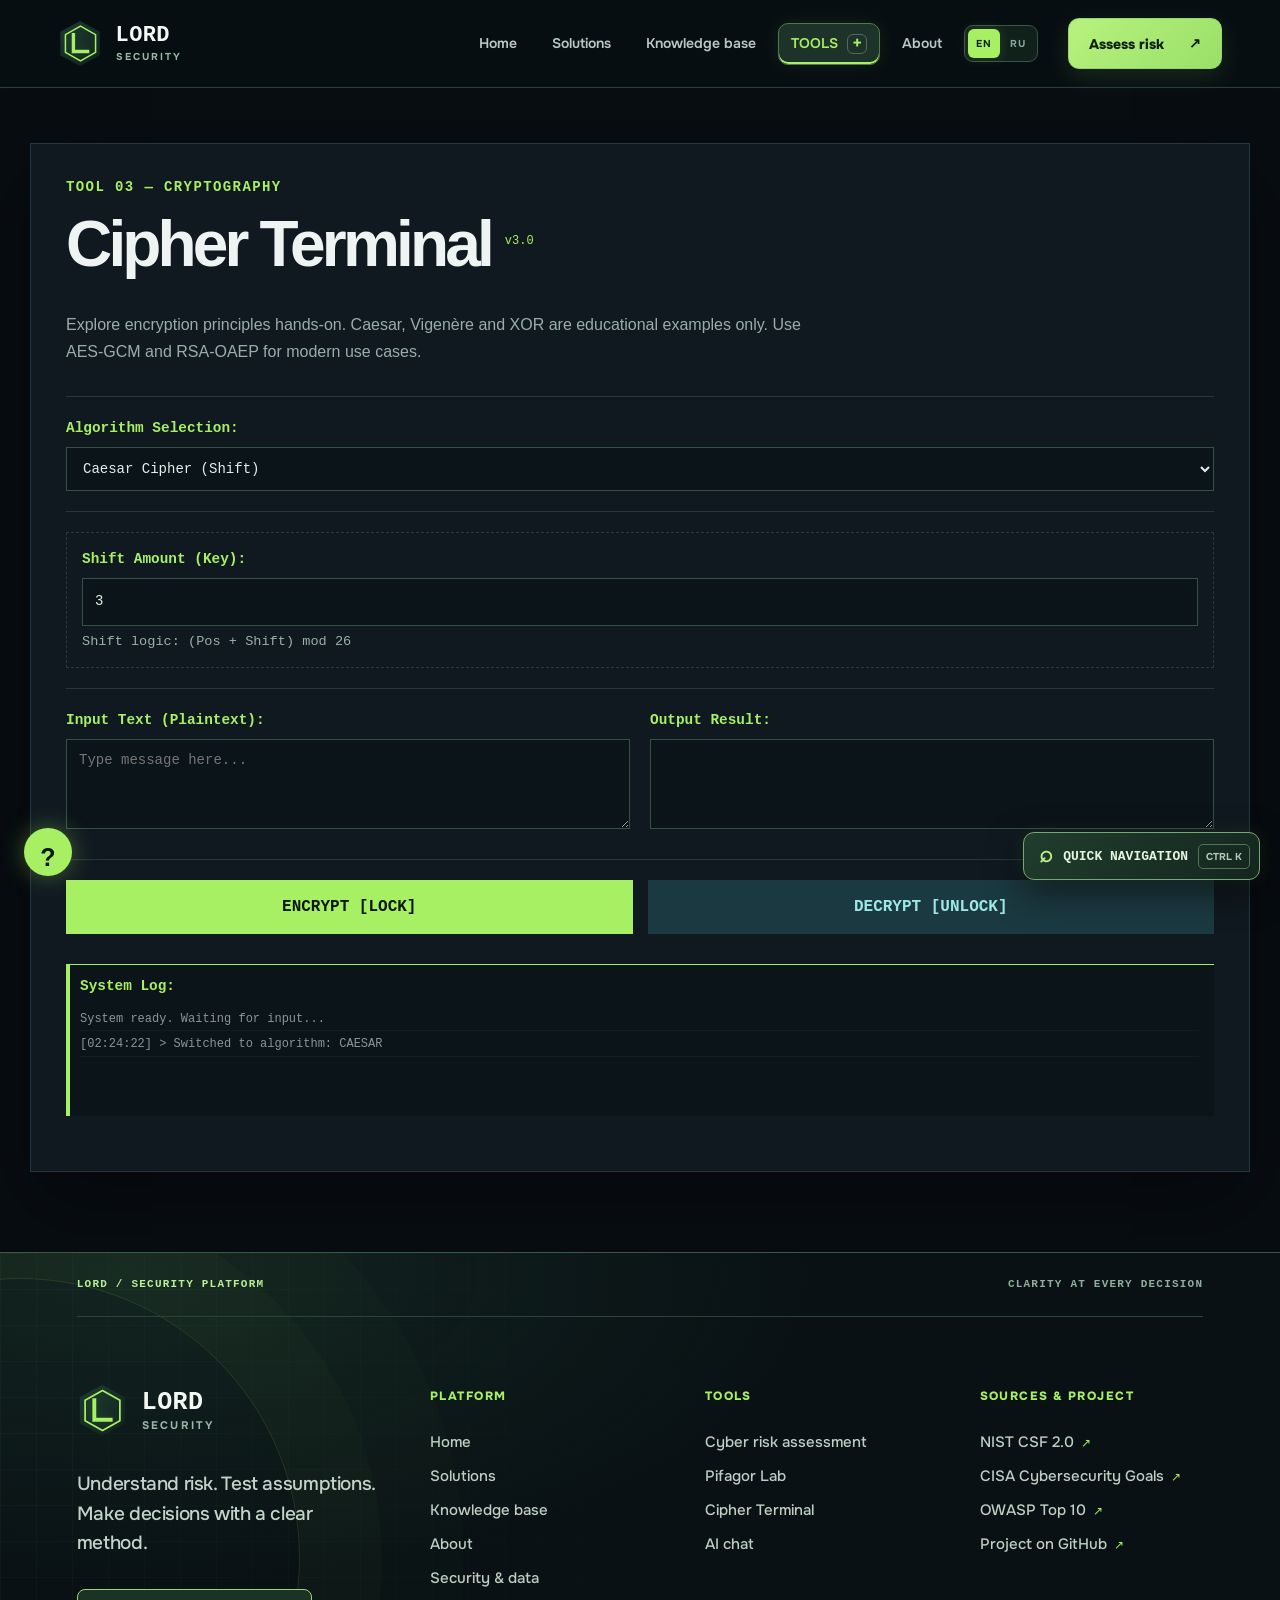
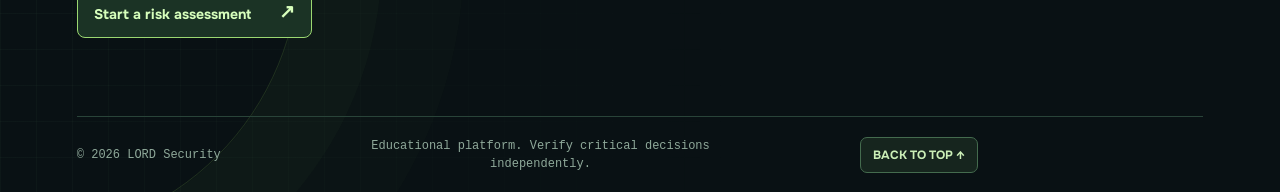
<file: front/shift/index.html>
<!DOCTYPE html>
<html lang="ru">
<head>
    <meta charset="UTF-8">
    <meta name="viewport" content="width=device-width, initial-scale=1.0">
    <meta name="viewport" content="width=device-width,initial-scale=1">
    <title>Cipher Terminal | LORD Security</title>
    <link rel="stylesheet" href="https://cdnjs.cloudflare.com/ajax/libs/font-awesome/6.0.0/css/all.min.css">

    <!-- Подключаем стили главной для меню -->
    <link rel="stylesheet" href="../homepage/home.css">
    <!-- Подключаем стили самого шифратора -->
    <link rel="stylesheet" href="style.css">
    <link rel="stylesheet" href="enhancements.css">
<link rel="stylesheet" href="../homepage/navigation.css"><link rel="stylesheet" href="../homepage/site-polish.css"></head>
<body>

<!-- === ВСТАВЛЕННОЕ МЕНЮ (NAVBAR) === -->
<header class="site-header"><a class="brand" href="/homepage/home.html" aria-label="LORD Security — главная"><span class="brand-mark" aria-hidden="true"><svg viewBox="0 0 44 44" fill="none"><path d="M22 2.5 39 12v20L22 41.5 5 32V12L22 2.5Z" stroke="currentColor" stroke-width="1.7"/><path d="M14 12v19h16" stroke="currentColor" stroke-width="3.8" stroke-linecap="square"/></svg></span><span class="brand-wordmark">LORD<span class="brand-sub">SECURITY</span></span></a><button class="menu-toggle" type="button" aria-label="Открыть меню" aria-expanded="false" aria-controls="main-nav"><span></span><span></span><span></span></button><nav id="main-nav" class="main-nav" aria-label="Основная навигация"><a href="/homepage/home.html">Главная</a><a href="/homepage/services.html">Решения</a><a href="/homepage/learn.html">База знаний</a><div class="nav-tools"><button class="nav-tools-trigger is-active" type="button" aria-expanded="false" aria-controls="tools-menu">Инструменты <span class="nav-tools-indicator" aria-hidden="true"></span></button><div class="tools-dropdown" id="tools-menu" aria-label="Список инструментов"><a href="/homepage/risk.html"><span>Оценка киберриска<small>Сценарий, вероятность и влияние</small></span><span class="tool-link-arrow" aria-hidden="true">↗</span></a><a href="/templates/calculator.html"><span>Pifagor Lab<small>Калькулятор, графики и переменные</small></span><span class="tool-link-arrow" aria-hidden="true">↗</span></a><a href="/shift/index.html" class="is-active" aria-current="page"><span>Cipher Terminal<small>Учебная криптография</small></span><span class="tool-link-arrow" aria-hidden="true">↗</span></a><a href="/homepage/assistant.html"><span>Чат с ИИ<small>Вопросы по кибербезопасности</small></span><span class="tool-link-arrow" aria-hidden="true">↗</span></a></div></div><a href="/homepage/about/about.html">О проекте</a><div class="lang-switch" role="group" aria-label="Language / Язык"><button type="button" data-lang="en" aria-label="English">EN</button><button type="button" data-lang="ru" aria-label="Русский">RU</button></div></nav><a class="header-cta" href="/homepage/risk.html">Оценить риск <span class="cta-arrow" aria-hidden="true">↗</span></a></header>
<!-- ================================= -->

<!-- Добавляем отступ сверху, чтобы меню не закрывало контент -->
<div class="container">
    <header>
        <div class="shift-kicker">ИНСТРУМЕНТ 03 — CRYPTOGRAPHY</div><h1>Cipher Terminal <span class="version">v3.0</span></h1><p class="shift-lead">Изучайте принципы шифрования на практике. Caesar, Vigenère и XOR — только учебные примеры. Для современных сценариев используйте AES-GCM и RSA-OAEP.</p>
    </header>

    <main>
        <!-- Algorithm Selection -->
        <section class="config-section">
            <label for="algorithm">Algorithm Selection:</label>
            <select id="algorithm">
                <option value="caesar">Caesar Cipher (Shift)</option>
                <option value="vigenere">Vigenère Cipher</option>
                <option value="xor">XOR Cipher (учебный)</option>
                <option value="aes">AES-256-GCM (Web Crypto)</option>
                <option value="rsa">RSA-OAEP 2048 / SHA-256</option>
            </select>
        </section>

        <!-- Parameters -->
        <section id="params-container">
            <!-- Caesar -->
            <div id="params-caesar" class="algo-params active">
                <label>Shift Amount (Key):</label>
                <input type="number" id="caesar-shift" value="3" min="1" max="25">
                <small class="note">Shift logic: (Pos + Shift) mod 26</small>
            </div>

            <!-- Text Key (Vigenere, XOR, AES) -->
            <div id="params-textkey" class="algo-params">
                <label for="text-key">Ключ / парольная фраза:</label>
                <input type="password" id="text-key" placeholder="Для AES — не менее 12 символов" autocomplete="off">
            </div>

            <!-- RSA -->
            <div id="params-rsa" class="algo-params">
                <div class="rsa-controls">
                    <label>RSA Key Management:</label>
                    <button id="btn-rsa-gen">Generate New Keypair</button>
                </div>
                <div class="rsa-keys">
                    <textarea id="rsa-pub" placeholder="Public Key" rows="4" readonly></textarea>
                    <textarea id="rsa-priv" placeholder="Private Key" rows="4" readonly></textarea>
                </div>
                <small class="note">RSA-OAEP / 2048 бит / SHA-256. Ключи создаются локально и исчезнут при закрытии страницы. RSA подходит только для коротких сообщений.</small>
            </div>
        </section>

        <!-- I/O Panel -->
        <section class="io-panel">
            <div class="io-block">
                <label>Input Text (Plaintext):</label>
                <textarea id="input-text" rows="4" placeholder="Type message here..."></textarea>
            </div>
            <div class="io-block">
                <label>Output Result:</label>
                <textarea id="output-text" rows="4" readonly></textarea>
            </div>
        </section>

        <!-- Action Buttons -->
        <section class="actions">
            <button id="btn-encrypt">ENCRYPT [LOCK]</button>
            <button id="btn-decrypt">DECRYPT [UNLOCK]</button>
        </section>

        <!-- Visual Table Section -->
        <section id="viz-section" class="visualization-section" style="display:none;">
            <label>Detailed Step-by-Step Visualization:</label>
            <div class="explanation-text" id="explanation-text"></div>
            <div class="table-responsive">
                <table id="viz-table" class="cyber-table">
                    <thead></thead>
                    <tbody></tbody>
                </table>
            </div>
        </section>

        <!-- System Logs -->
        <section class="visualization">
            <label>System Log:</label>
            <div id="viz-log" class="step-log">
                <div class="log-entry">System ready. Waiting for input...</div>
            </div>
        </section>
    </main>
</div>

<script src="script.js"></script>
<script src="../homepage/chatbot.js"></script>
<script src="../homepage/i18n.js" defer></script><script src="../homepage/tools-catalog.js" defer></script><script src="../homepage/site.js" defer></script></body>
</html>
</file>
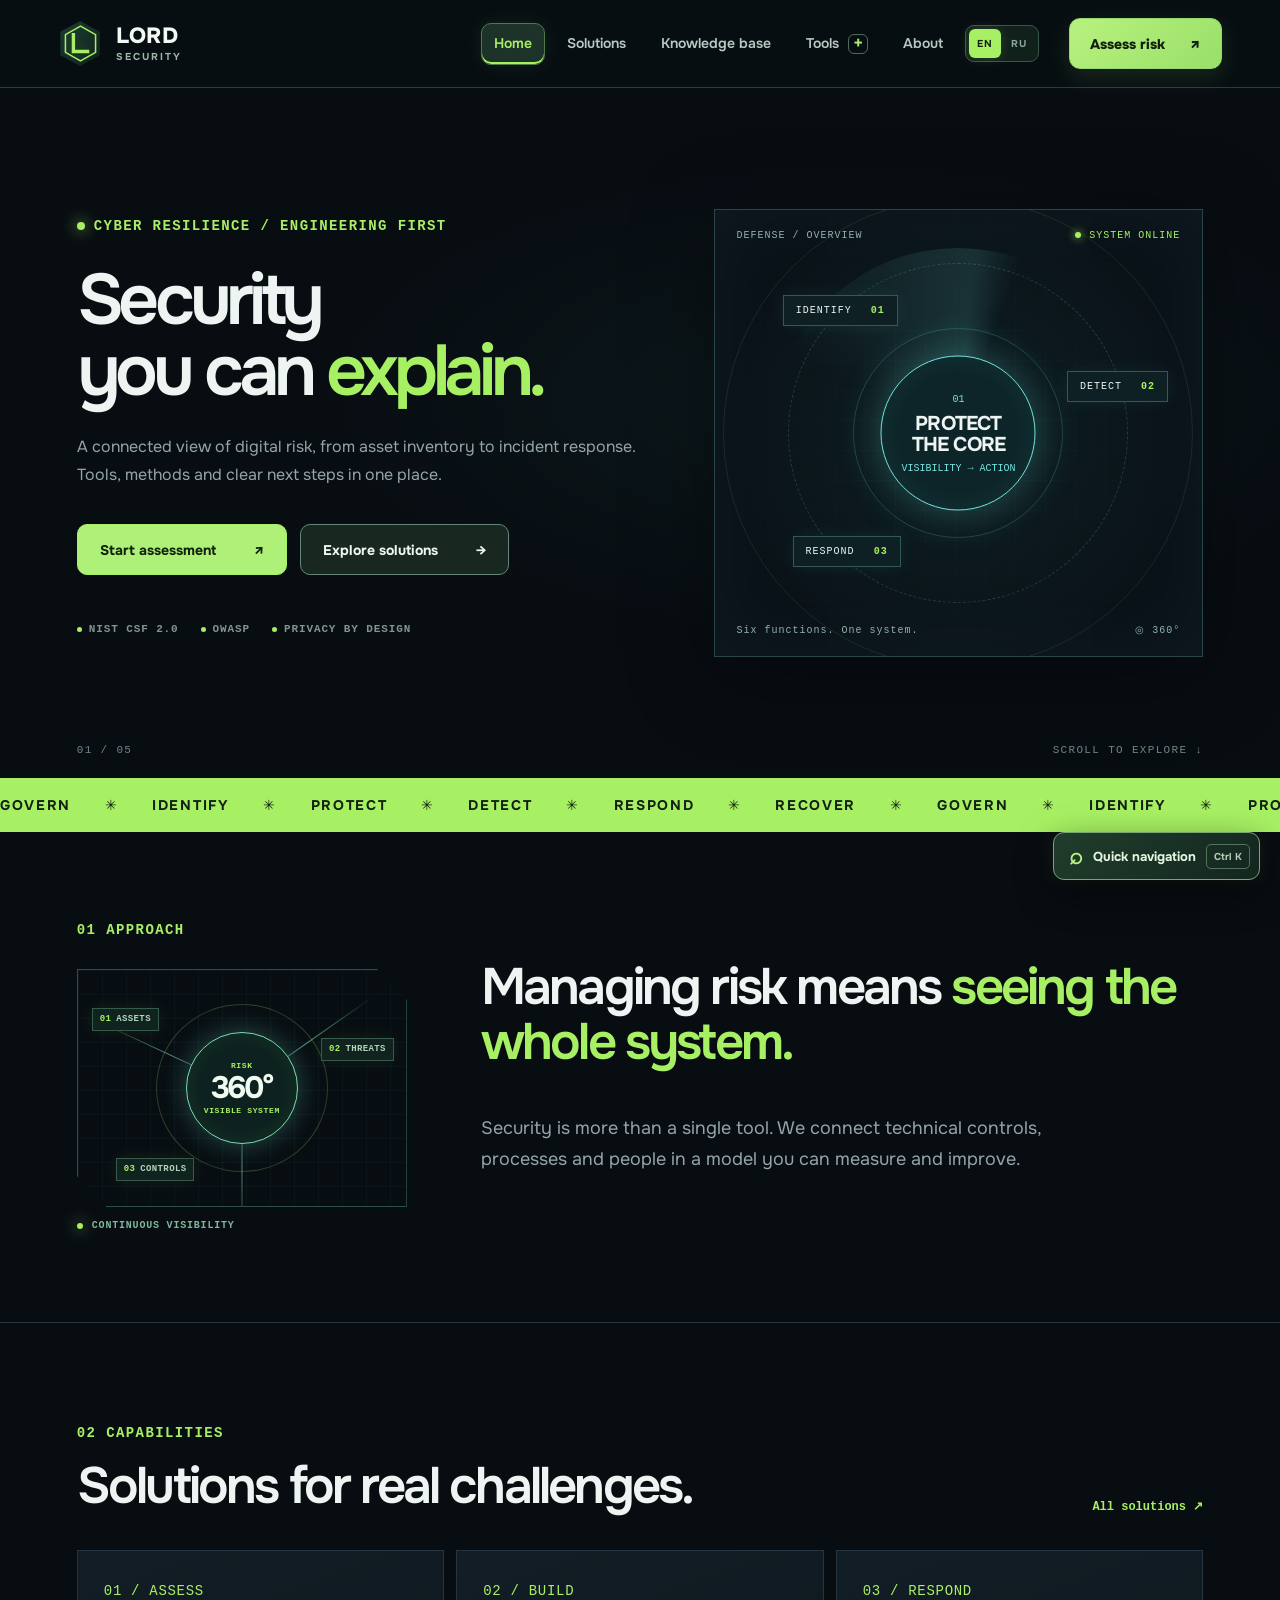
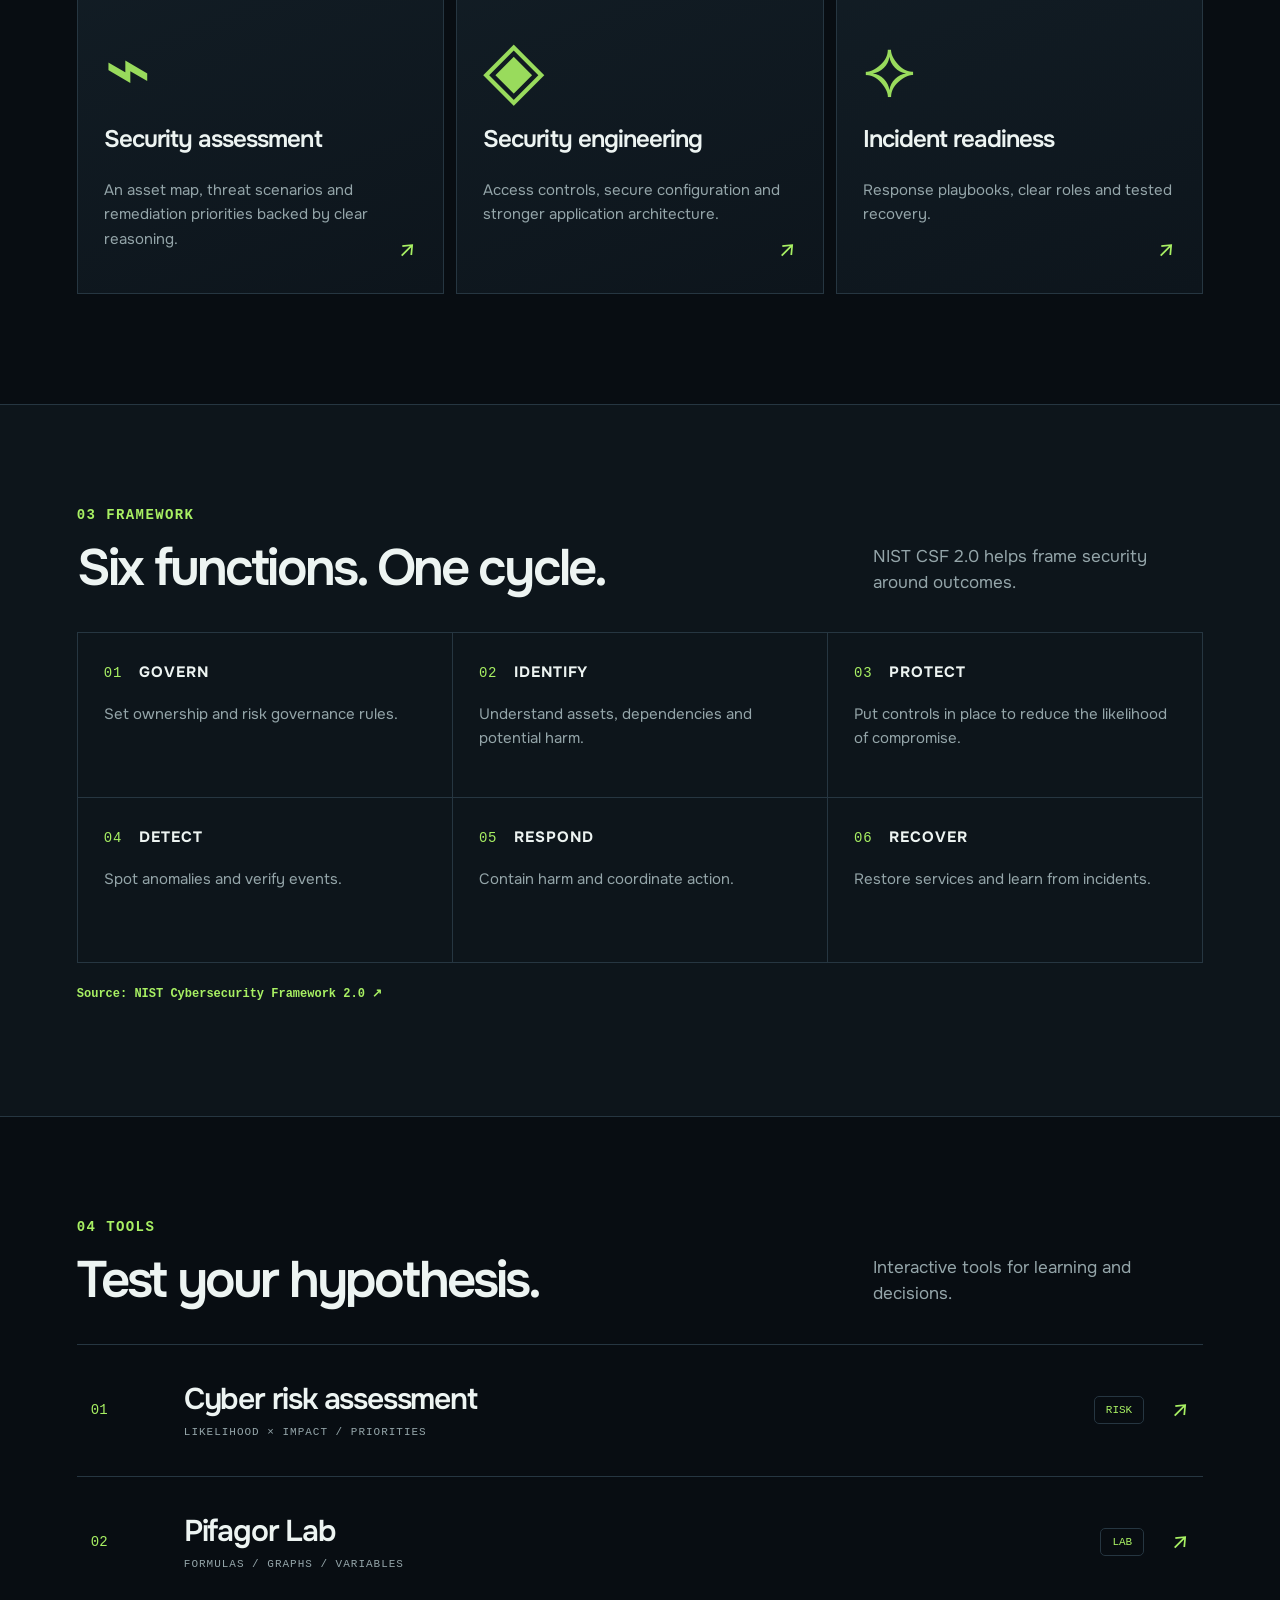
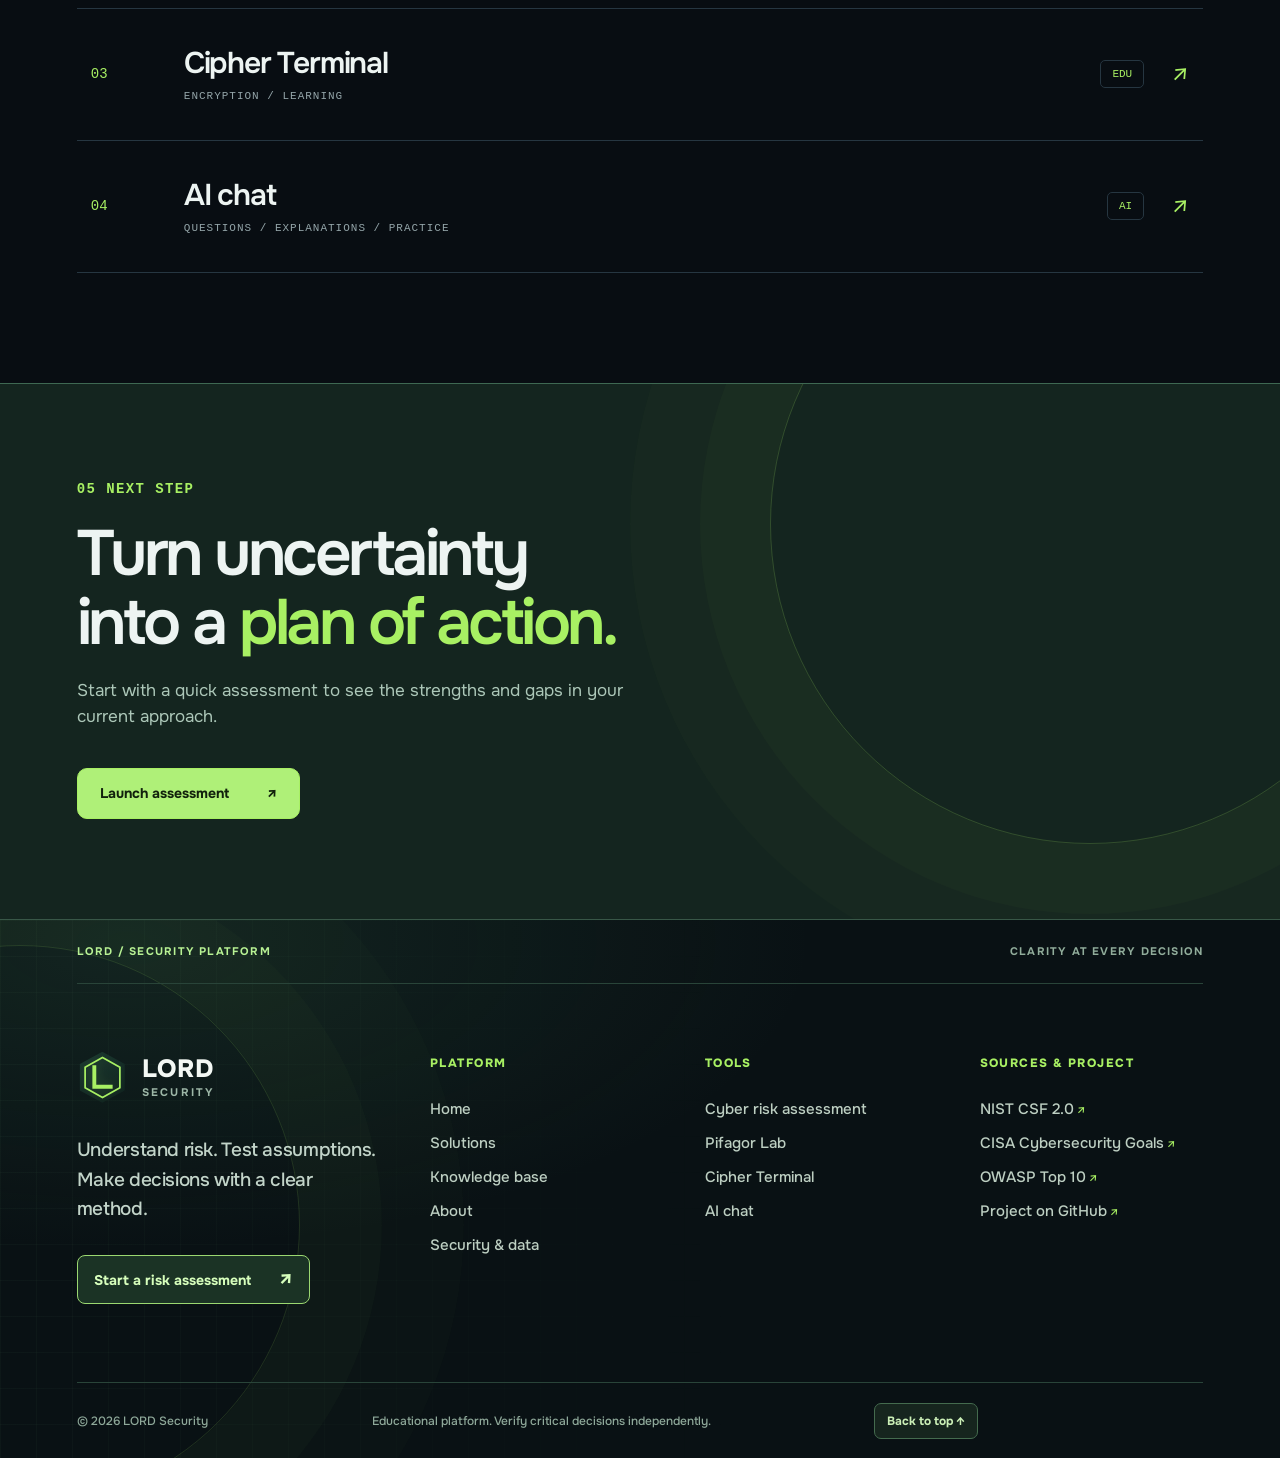
<file: front/homepage/home.html>
<!doctype html>
<html lang="ru">
<head><meta charset="utf-8"><meta name="viewport" content="width=device-width,initial-scale=1"><meta name="theme-color" content="#080d12"><meta name="description" content="LORD Security — практические инструменты и методология для управления киберрисками."><title>LORD Security — ясность в каждом уровне защиты</title><link rel="stylesheet" href="home.css"><link rel="stylesheet" href="navigation.css"><link rel="stylesheet" href="site-polish.css"></head>
<body><a class="skip-link" href="#main">Перейти к содержанию</a><div class="site-shell">
<header class="site-header"><a class="brand" href="/homepage/home.html" aria-label="LORD Security — главная"><span class="brand-mark" aria-hidden="true"><svg viewBox="0 0 44 44" fill="none"><path d="M22 2.5 39 12v20L22 41.5 5 32V12L22 2.5Z" stroke="currentColor" stroke-width="1.7"/><path d="M14 12v19h16" stroke="currentColor" stroke-width="3.8" stroke-linecap="square"/></svg></span><span class="brand-wordmark">LORD<span class="brand-sub">SECURITY</span></span></a><button class="menu-toggle" type="button" aria-label="Открыть меню" aria-expanded="false" aria-controls="main-nav"><span></span><span></span><span></span></button><nav id="main-nav" class="main-nav" aria-label="Основная навигация"><a href="/homepage/home.html" class="is-active" aria-current="page">Главная</a><a href="/homepage/services.html">Решения</a><a href="/homepage/learn.html">База знаний</a><div class="nav-tools"><button class="nav-tools-trigger" type="button" aria-expanded="false" aria-controls="tools-menu">Инструменты <span class="nav-tools-indicator" aria-hidden="true"></span></button><div class="tools-dropdown" id="tools-menu" aria-label="Список инструментов"><a href="/homepage/risk.html"><span>Оценка киберриска<small>Сценарий, вероятность и влияние</small></span><span class="tool-link-arrow" aria-hidden="true">↗</span></a><a href="/templates/calculator.html"><span>Pifagor Lab<small>Калькулятор, графики и переменные</small></span><span class="tool-link-arrow" aria-hidden="true">↗</span></a><a href="/shift/index.html"><span>Cipher Terminal<small>Учебная криптография</small></span><span class="tool-link-arrow" aria-hidden="true">↗</span></a><a href="/homepage/assistant.html"><span>Чат с ИИ<small>Вопросы по кибербезопасности</small></span><span class="tool-link-arrow" aria-hidden="true">↗</span></a></div></div><a href="/homepage/about/about.html">О проекте</a><div class="lang-switch" role="group" aria-label="Language / Язык"><button type="button" data-lang="en" aria-label="English">EN</button><button type="button" data-lang="ru" aria-label="Русский">RU</button></div></nav><a class="header-cta" href="/homepage/risk.html">Оценить риск <span class="cta-arrow" aria-hidden="true">↗</span></a></header>
<main id="main"><section class="hero section-pad"><div class="hero-copy reveal"><div class="eyebrow"><span class="signal"></span> CYBER RESILIENCE / ENGINEERING FIRST</div><h1>Безопасность,<br>которую можно <em class="scramble" data-text="объяснить">объяснить</em><span class="period">.</span></h1><p class="hero-lead">Системный взгляд на цифровые риски: от инвентаризации активов до реагирования на инциденты. Инструменты, методология и ясные следующие шаги — в одной среде.</p><div class="hero-actions"><a class="button primary" href="risk.html">Начать оценку <span>↗</span></a><a class="button ghost" href="services.html">Изучить решения <span>→</span></a></div><div class="hero-proof"><span><i></i> NIST CSF 2.0</span><span><i></i> OWASP</span><span><i></i> PRIVACY BY DESIGN</span></div></div><div class="hero-visual reveal" aria-label="Иллюстрация архитектуры защиты"><div class="visual-top"><span>DEFENSE / OVERVIEW</span><span class="live-dot">SYSTEM ONLINE</span></div><div class="orbit orbit-one"></div><div class="orbit orbit-two"></div><div class="orbit orbit-three"></div><div class="radar-sweep"></div><div class="core"><span>01</span><strong>PROTECT<br>THE CORE</strong><small>VISIBILITY → ACTION</small></div><div class="orbit-label label-a">IDENTIFY <b>01</b></div><div class="orbit-label label-b">DETECT <b>02</b></div><div class="orbit-label label-c">RESPOND <b>03</b></div><div class="visual-bottom"><span>Шесть функций. Единый контур.</span><span>◎ 360°</span></div></div><div class="hero-index">01 / 05 <span>SCROLL TO EXPLORE ↓</span></div></section>
<div class="ticker" aria-label="Ключевые направления"><div class="ticker-track">GOVERN <b>✳</b> IDENTIFY <b>✳</b> PROTECT <b>✳</b> DETECT <b>✳</b> RESPOND <b>✳</b> RECOVER <b>✳</b> GOVERN <b>✳</b> IDENTIFY <b>✳</b> PROTECT <b>✳</b> DETECT <b>✳</b> RESPOND <b>✳</b> RECOVER <b>✳</b></div></div>
<section class="section-pad section-intro reveal"><div class="approach-aside"><div class="section-kicker">01 ПОДХОД</div><div class="approach-visual" aria-hidden="true"><div class="approach-lines"><span></span><span></span><span></span></div><div class="approach-node node-asset"><b>01</b><span>ASSETS</span></div><div class="approach-node node-threat"><b>02</b><span>THREATS</span></div><div class="approach-node node-control"><b>03</b><span>CONTROLS</span></div><div class="approach-center"><span>RISK</span><strong>360°</strong><small>VISIBLE SYSTEM</small></div></div><div class="approach-note"><span class="signal"></span> CONTINUOUS VISIBILITY</div></div><div><h2>Управлять риском — значит <span>видеть всю систему.</span></h2><p>Защита не сводится к одному инструменту. Мы связываем технологические меры, процессы и людей в рабочую модель, которую можно измерять и улучшать.</p></div></section>
<section class="section-pad services-section"><div class="section-heading reveal"><div><div class="section-kicker">02 НАПРАВЛЕНИЯ</div><h2>Решения для реальных задач.</h2></div><a class="text-link" href="services.html">Все решения ↗</a></div><div class="service-grid"><a class="service-card reveal" href="services.html#assessment"><span class="card-no">01 / ASSESS</span><div class="card-glyph">⌁</div><h3>Оценка защищённости</h3><p>Карта активов, сценарии угроз и приоритеты исправлений с понятной логикой решений.</p><span class="card-arrow">↗</span></a><a class="service-card reveal" href="services.html#engineering"><span class="card-no">02 / BUILD</span><div class="card-glyph">◈</div><h3>Инженерия защиты</h3><p>Контроли доступа, безопасная конфигурация и улучшение архитектуры приложений.</p><span class="card-arrow">↗</span></a><a class="service-card reveal" href="services.html#response"><span class="card-no">03 / RESPOND</span><div class="card-glyph">⟡</div><h3>Готовность к инцидентам</h3><p>Сценарии реагирования, роли команды и проверка возможности восстановления.</p><span class="card-arrow">↗</span></a></div></section>
<section class="framework section-pad"><div class="section-heading reveal"><div><div class="section-kicker">03 МЕТОДОЛОГИЯ</div><h2>Шесть функций. Один цикл.</h2></div><p>Структура NIST CSF 2.0 помогает говорить о защите на языке результата.</p></div><div class="framework-grid"><div class="framework-item reveal"><span>01</span><strong>GOVERN</strong><p>Определить ответственность и правила управления риском.</p></div><div class="framework-item reveal"><span>02</span><strong>IDENTIFY</strong><p>Понять активы, зависимости и возможный ущерб.</p></div><div class="framework-item reveal"><span>03</span><strong>PROTECT</strong><p>Внедрить меры, снижающие вероятность компрометации.</p></div><div class="framework-item reveal"><span>04</span><strong>DETECT</strong><p>Замечать аномалии и подтверждать события.</p></div><div class="framework-item reveal"><span>05</span><strong>RESPOND</strong><p>Ограничивать ущерб и координировать действия.</p></div><div class="framework-item reveal"><span>06</span><strong>RECOVER</strong><p>Возвращать сервисы и извлекать уроки.</p></div></div><a class="source-link" href="https://www.nist.gov/cyberframework" target="_blank" rel="noopener noreferrer">Источник: NIST Cybersecurity Framework 2.0 ↗</a></section>
<section class="tools-section section-pad"><div class="section-heading reveal"><div><div class="section-kicker">04 ИНСТРУМЕНТЫ</div><h2>Проверьте гипотезу сами.</h2></div><p>Интерактивные инструменты для практики и принятия решений.</p></div><div class="tool-list"><a href="/homepage/risk.html" class="tool-row reveal"><span class="tool-index">01</span><span class="tool-name">Оценка киберриска<small>LIKELIHOOD × IMPACT / ПРИОРИТЕТЫ</small></span><span class="tool-tag">RISK</span><span class="tool-arr" aria-hidden="true">↗</span></a><a href="/templates/calculator.html" class="tool-row reveal"><span class="tool-index">02</span><span class="tool-name">Pifagor Lab<small>ФОРМУЛЫ / ГРАФИКИ / ПЕРЕМЕННЫЕ</small></span><span class="tool-tag">LAB</span><span class="tool-arr" aria-hidden="true">↗</span></a><a href="/shift/index.html" class="tool-row reveal"><span class="tool-index">03</span><span class="tool-name">Cipher Terminal<small>ШИФРОВАНИЕ / ОБУЧЕНИЕ</small></span><span class="tool-tag">EDU</span><span class="tool-arr" aria-hidden="true">↗</span></a><a href="/homepage/assistant.html" class="tool-row reveal"><span class="tool-index">04</span><span class="tool-name">Чат с ИИ<small>ВОПРОСЫ / ОБЪЯСНЕНИЯ / ПРАКТИКА</small></span><span class="tool-tag">AI</span><span class="tool-arr" aria-hidden="true">↗</span></a></div></section>
<section class="cta-section section-pad reveal"><div class="cta-orb"></div><div class="section-kicker">05 СЛЕДУЮЩИЙ ШАГ</div><h2>Переведите неопределённость<br>в <em>план действий.</em></h2><p>Начните с экспресс оценки, чтобы увидеть сильные и слабые стороны текущего подхода.</p><a class="button primary" href="risk.html">Запустить оценку <span>↗</span></a></section></main>
<footer class="site-footer"><div><a class="brand" href="home.html" aria-label="LORD Security — главная"><span class="brand-mark" aria-hidden="true"><svg viewBox="0 0 44 44" fill="none"><path d="M22 2.5 39 12v20L22 41.5 5 32V12L22 2.5Z" stroke="currentColor" stroke-width="1.7"/><path d="M14 12v19h16" stroke="currentColor" stroke-width="3.8" stroke-linecap="square"/></svg></span><span class="brand-wordmark">LORD<span class="brand-sub">SECURITY</span></span></a><p>Практика, инженерия, прозрачность.</p></div><div class="footer-links"><a href="services.html">Решения</a><a href="learn.html">База знаний</a><a href="risk.html">Оценка риска</a><a href="about/about.html">О проекте</a></div><div class="footer-bottom"><span>© 2026 LORD Security</span><span>Сделано с уважением к безопасности и доступности.</span></div></footer></div><script src="i18n.js" defer></script><script src="tools-catalog.js" defer></script><script src="site.js" defer></script></body></html>
</file>
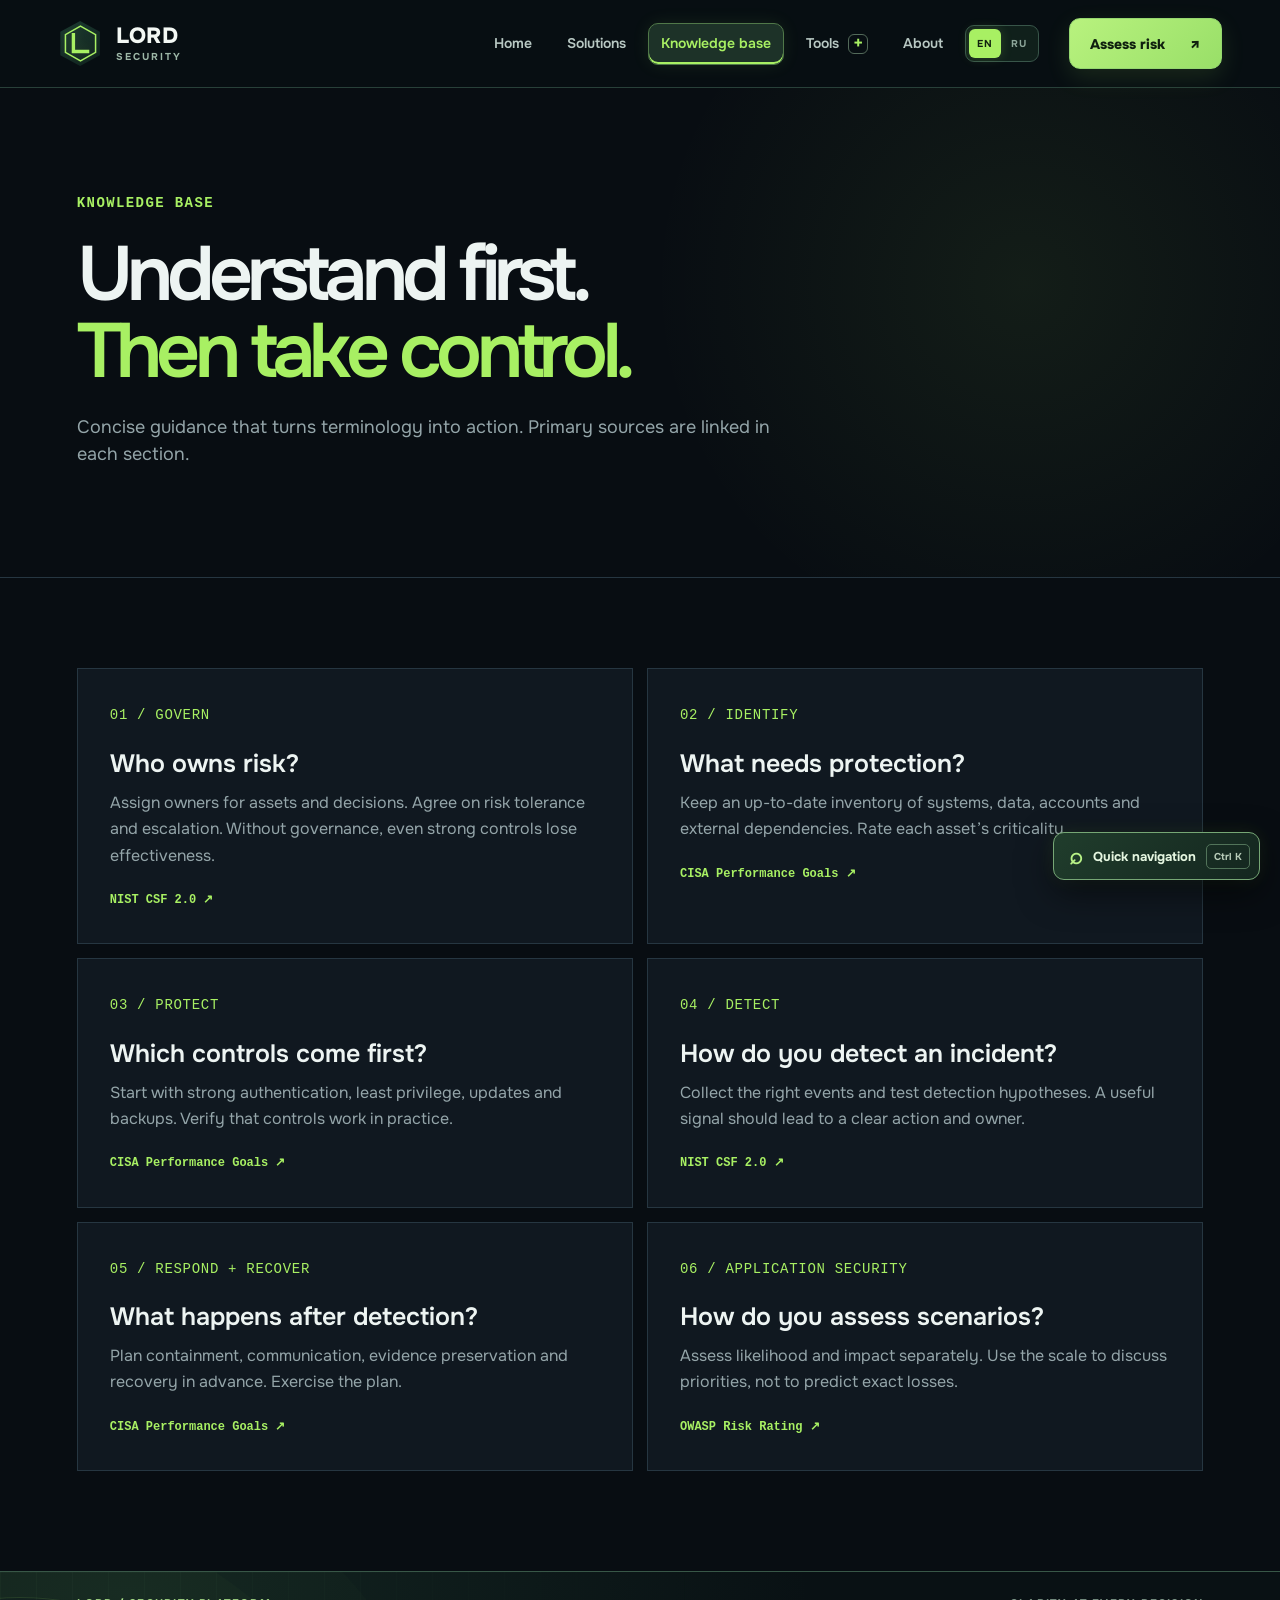
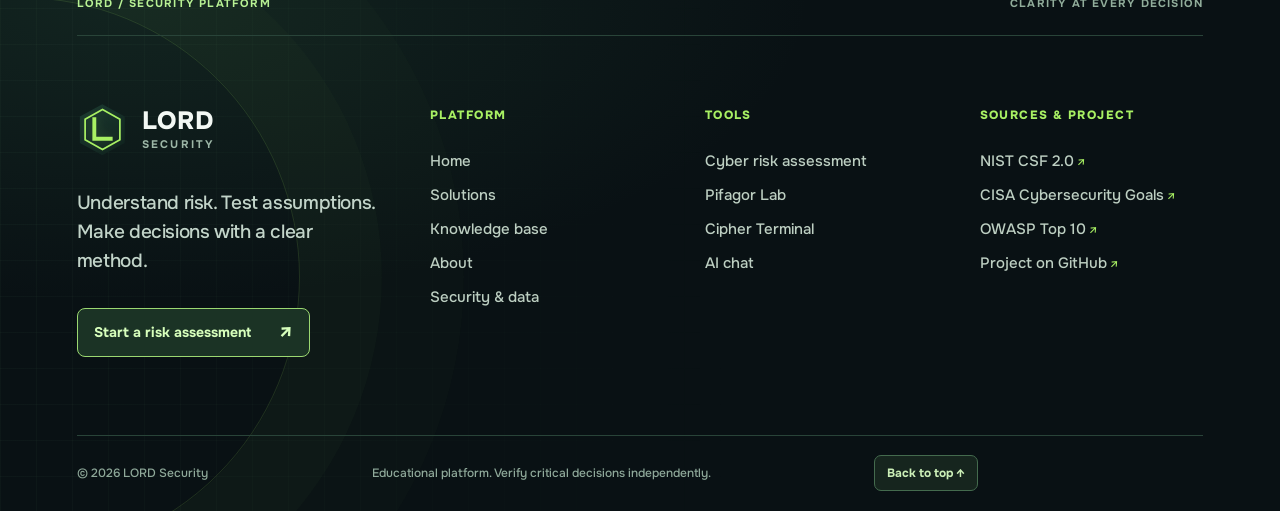
<file: front/homepage/learn.html>
<!doctype html><html lang="ru"><head><meta charset="utf-8"><meta name="viewport" content="width=device-width,initial-scale=1"><meta name="theme-color" content="#080d12"><meta name="description" content="Практические основы кибербезопасности с проверенными первичными источниками."><title>База знаний | LORD Security</title><link rel="stylesheet" href="home.css"><link rel="stylesheet" href="navigation.css"><link rel="stylesheet" href="site-polish.css"></head><body><a class="skip-link" href="#main">Перейти к содержанию</a><div class="site-shell"><header class="site-header"><a class="brand" href="/homepage/home.html" aria-label="LORD Security — главная"><span class="brand-mark" aria-hidden="true"><svg viewBox="0 0 44 44" fill="none"><path d="M22 2.5 39 12v20L22 41.5 5 32V12L22 2.5Z" stroke="currentColor" stroke-width="1.7"/><path d="M14 12v19h16" stroke="currentColor" stroke-width="3.8" stroke-linecap="square"/></svg></span><span class="brand-wordmark">LORD<span class="brand-sub">SECURITY</span></span></a><button class="menu-toggle" type="button" aria-label="Открыть меню" aria-expanded="false" aria-controls="main-nav"><span></span><span></span><span></span></button><nav id="main-nav" class="main-nav" aria-label="Основная навигация"><a href="/homepage/home.html">Главная</a><a href="/homepage/services.html">Решения</a><a href="/homepage/learn.html" class="is-active" aria-current="page">База знаний</a><div class="nav-tools"><button class="nav-tools-trigger" type="button" aria-expanded="false" aria-controls="tools-menu">Инструменты <span class="nav-tools-indicator" aria-hidden="true"></span></button><div class="tools-dropdown" id="tools-menu" aria-label="Список инструментов"><a href="/homepage/risk.html"><span>Оценка киберриска<small>Сценарий, вероятность и влияние</small></span><span class="tool-link-arrow" aria-hidden="true">↗</span></a><a href="/templates/calculator.html"><span>Pifagor Lab<small>Калькулятор, графики и переменные</small></span><span class="tool-link-arrow" aria-hidden="true">↗</span></a><a href="/shift/index.html"><span>Cipher Terminal<small>Учебная криптография</small></span><span class="tool-link-arrow" aria-hidden="true">↗</span></a><a href="/homepage/assistant.html"><span>Чат с ИИ<small>Вопросы по кибербезопасности</small></span><span class="tool-link-arrow" aria-hidden="true">↗</span></a></div></div><a href="/homepage/about/about.html">О проекте</a><div class="lang-switch" role="group" aria-label="Language / Язык"><button type="button" data-lang="en" aria-label="English">EN</button><button type="button" data-lang="ru" aria-label="Русский">RU</button></div></nav><a class="header-cta" href="/homepage/risk.html">Оценить риск <span class="cta-arrow" aria-hidden="true">↗</span></a></header><main id="main"><section class="page-hero section-pad"><div class="section-kicker">БАЗА ЗНАНИЙ</div><h1>Сначала понимание.<br><em>Потом контроль.</em></h1><p>Краткие материалы, которые помогают перейти от терминов к действиям. Первоисточники доступны в каждом разделе.</p></section><section class="content-section section-pad"><div class="content-grid"><article class="content-card reveal"><span class="number">01 / GOVERN</span><h3>Кто отвечает за риск?</h3><p>Назначьте владельцев активов и решений, согласуйте допустимый риск и порядок эскалации. Без управления даже сильные технические меры теряют устойчивость.</p><a href="https://www.nist.gov/cyberframework" target="_blank" rel="noopener noreferrer">NIST CSF 2.0 ↗</a></article><article class="content-card reveal"><span class="number">02 / IDENTIFY</span><h3>Что нужно защищать?</h3><p>Составьте актуальный перечень систем, данных, учётных записей и внешних зависимостей. Для каждого актива определите критичность.</p><a href="https://www.cisa.gov/cybersecurity-performance-goals" target="_blank" rel="noopener noreferrer">CISA Performance Goals ↗</a></article><article class="content-card reveal"><span class="number">03 / PROTECT</span><h3>Какие меры сначала?</h3><p>Начните с сильной аутентификации, минимальных прав, обновлений и резервных копий. Проверяйте, что меры работают на практике.</p><a href="https://www.cisa.gov/cybersecurity-performance-goals" target="_blank" rel="noopener noreferrer">CISA Performance Goals ↗</a></article><article id="detection" class="content-card reveal"><span class="number">04 / DETECT</span><h3>Как увидеть инцидент?</h3><p>Собирайте нужные события и проверяйте гипотезы обнаружения. Полезный сигнал должен приводить к понятному действию и ответственному лицу.</p><a href="https://www.nist.gov/cyberframework" target="_blank" rel="noopener noreferrer">NIST CSF 2.0 ↗</a></article><article id="response" class="content-card reveal"><span class="number">05 / RESPOND + RECOVER</span><h3>Что делать после обнаружения?</h3><p>Заранее определите этапы локализации, связи, сохранения свидетельств и восстановления. Проведите учебную отработку плана.</p><a href="https://www.cisa.gov/cybersecurity-performance-goals" target="_blank" rel="noopener noreferrer">CISA Performance Goals ↗</a></article><article class="content-card reveal"><span class="number">06 / APPLICATION SECURITY</span><h3>Как оценивать сценарии?</h3><p>Оценивайте вероятность и влияние отдельно. Используйте шкалу как инструмент для обсуждения приоритетов, а не как точный прогноз потерь.</p><a href="https://owasp.org/www-community/OWASP_Risk_Rating_Methodology" target="_blank" rel="noopener noreferrer">OWASP Risk Rating ↗</a></article></div></section></main><footer class="site-footer"><div><a class="brand" href="home.html" aria-label="LORD Security — главная"><span class="brand-mark" aria-hidden="true"><svg viewBox="0 0 44 44" fill="none"><path d="M22 2.5 39 12v20L22 41.5 5 32V12L22 2.5Z" stroke="currentColor" stroke-width="1.7"/><path d="M14 12v19h16" stroke="currentColor" stroke-width="3.8" stroke-linecap="square"/></svg></span><span class="brand-wordmark">LORD<span class="brand-sub">SECURITY</span></span></a><p>Практика, инженерия, прозрачность.</p></div><div class="footer-links"><a href="services.html">Решения</a><a href="learn.html">База знаний</a><a href="risk.html">Оценка риска</a><a href="about/about.html">О проекте</a></div><div class="footer-bottom"><span>© 2026 LORD Security</span><span>Материалы носят образовательный характер.</span></div></footer></div><script src="i18n.js" defer></script><script src="tools-catalog.js" defer></script><script src="site.js" defer></script></body></html>
</file>
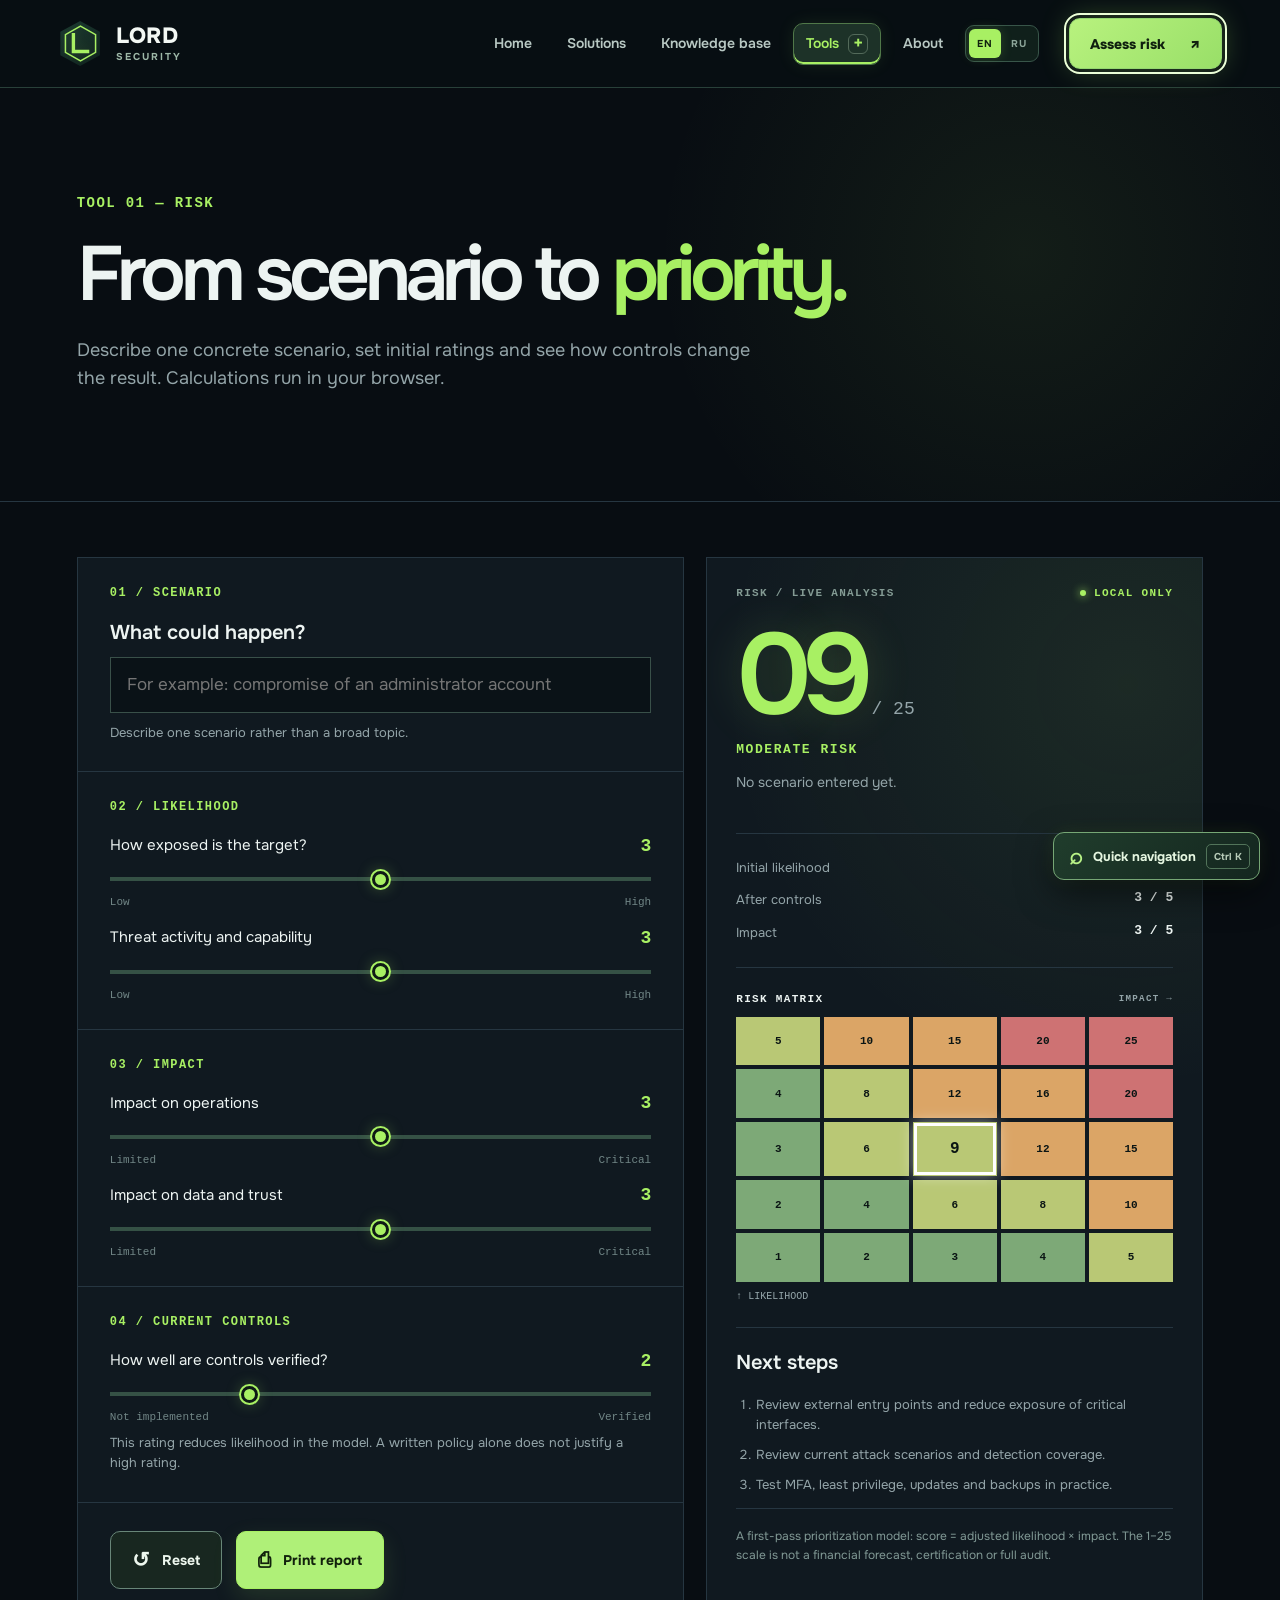
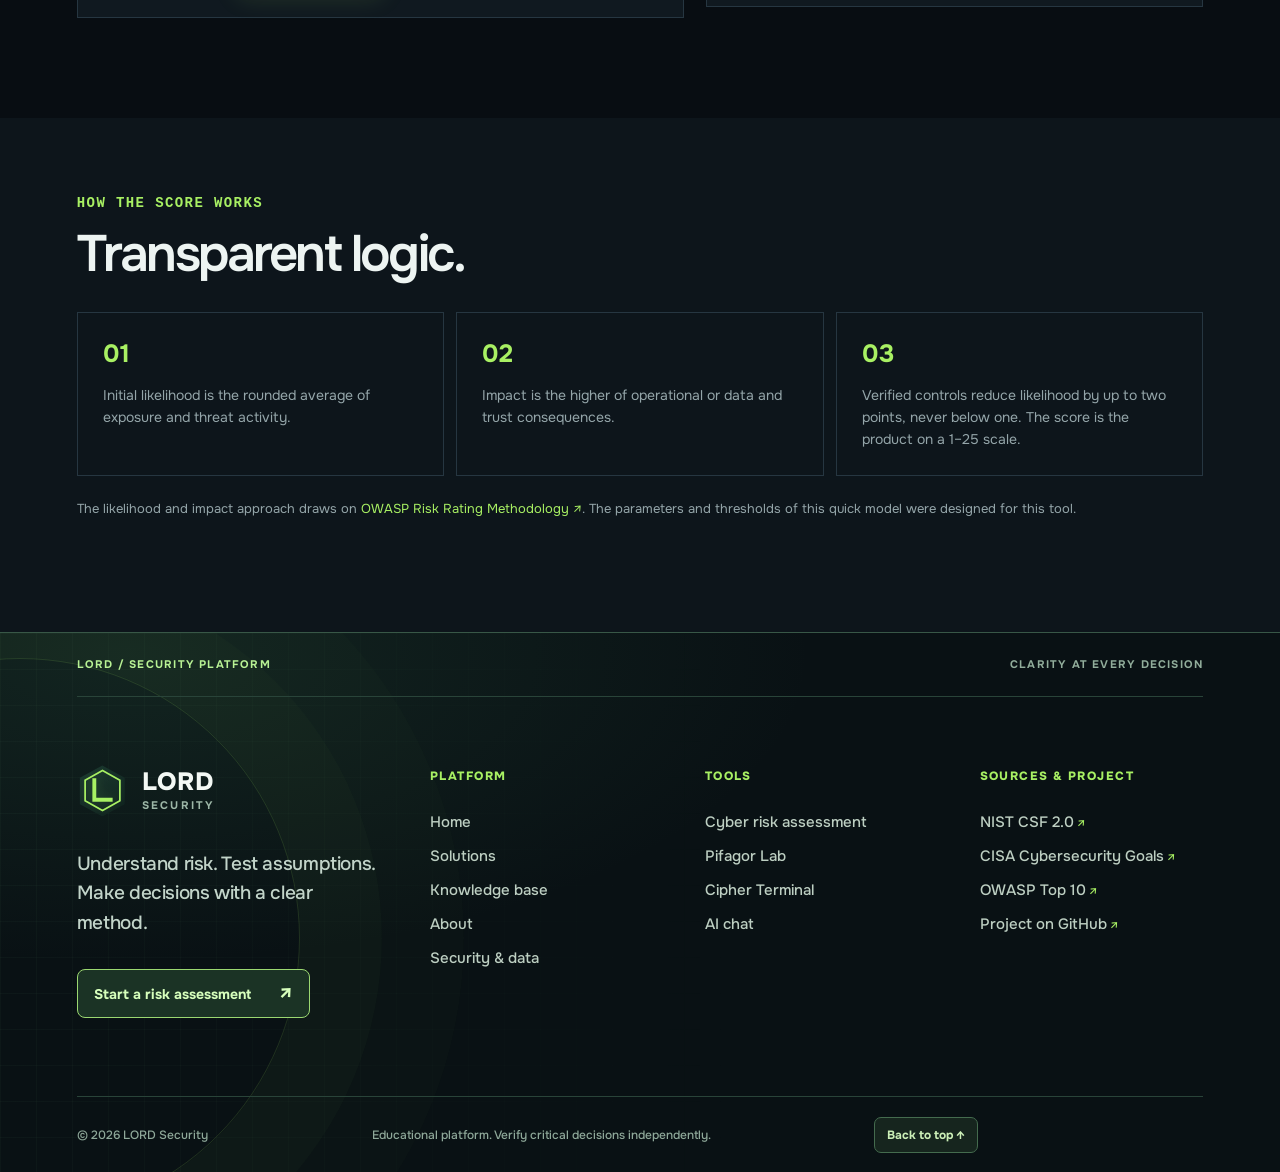
<file: front/homepage/risk.html>
<!doctype html><html lang="ru"><head><meta charset="utf-8"><meta name="viewport" content="width=device-width,initial-scale=1"><meta name="theme-color" content="#080d12"><meta name="description" content="Интерактивная экспресс оценка киберриска с прозрачной методикой."><title>Оценка киберриска | LORD Security</title><link rel="stylesheet" href="home.css"><link rel="stylesheet" href="risk.css"><link rel="stylesheet" href="navigation.css"><link rel="stylesheet" href="site-polish.css"></head><body><a class="skip-link" href="#main">Перейти к содержанию</a><div class="site-shell"><header class="site-header"><a class="brand" href="/homepage/home.html" aria-label="LORD Security — главная"><span class="brand-mark" aria-hidden="true"><svg viewBox="0 0 44 44" fill="none"><path d="M22 2.5 39 12v20L22 41.5 5 32V12L22 2.5Z" stroke="currentColor" stroke-width="1.7"/><path d="M14 12v19h16" stroke="currentColor" stroke-width="3.8" stroke-linecap="square"/></svg></span><span class="brand-wordmark">LORD<span class="brand-sub">SECURITY</span></span></a><button class="menu-toggle" type="button" aria-label="Открыть меню" aria-expanded="false" aria-controls="main-nav"><span></span><span></span><span></span></button><nav id="main-nav" class="main-nav" aria-label="Основная навигация"><a href="/homepage/home.html">Главная</a><a href="/homepage/services.html">Решения</a><a href="/homepage/learn.html">База знаний</a><div class="nav-tools"><button class="nav-tools-trigger is-active" type="button" aria-expanded="false" aria-controls="tools-menu">Инструменты <span class="nav-tools-indicator" aria-hidden="true"></span></button><div class="tools-dropdown" id="tools-menu" aria-label="Список инструментов"><a href="/homepage/risk.html" class="is-active" aria-current="page"><span>Оценка киберриска<small>Сценарий, вероятность и влияние</small></span><span class="tool-link-arrow" aria-hidden="true">↗</span></a><a href="/templates/calculator.html"><span>Pifagor Lab<small>Калькулятор, графики и переменные</small></span><span class="tool-link-arrow" aria-hidden="true">↗</span></a><a href="/shift/index.html"><span>Cipher Terminal<small>Учебная криптография</small></span><span class="tool-link-arrow" aria-hidden="true">↗</span></a><a href="/homepage/assistant.html"><span>Чат с ИИ<small>Вопросы по кибербезопасности</small></span><span class="tool-link-arrow" aria-hidden="true">↗</span></a></div></div><a href="/homepage/about/about.html">О проекте</a><div class="lang-switch" role="group" aria-label="Language / Язык"><button type="button" data-lang="en" aria-label="English">EN</button><button type="button" data-lang="ru" aria-label="Русский">RU</button></div></nav><a class="header-cta is-active" href="/homepage/risk.html">Оценить риск <span class="cta-arrow" aria-hidden="true">↗</span></a></header><main id="main"><section class="page-hero section-pad"><div class="section-kicker">ИНСТРУМЕНТ 01 — РИСК</div><h1>От сценария к <em>приоритету.</em></h1><p>Опишите один конкретный сценарий, настройте исходные оценки и посмотрите, как меры защиты меняют итог. Расчёт выполняется в вашем браузере.</p></section><section class="risk-layout section-pad"><form id="risk-form" class="risk-form" autocomplete="off"><div class="risk-step"><span>01 / СЦЕНАРИЙ</span><label for="scenario">Что может произойти?</label><input id="scenario" name="scenario" maxlength="100" placeholder="Например: компрометация учётной записи администратора"><small>Формулируйте один сценарий, а не общую тему.</small></div><div class="risk-step"><span>02 / ВЕРОЯТНОСТЬ</span><div class="range-row"><label for="exposure">Доступность цели для атакующего</label><output id="exposure-value" for="exposure">3</output></div><input type="range" id="exposure" min="1" max="5" value="3"><div class="range-labels"><span>Низкая</span><span>Высокая</span></div><div class="range-row"><label for="threat">Активность и возможности угрозы</label><output id="threat-value" for="threat">3</output></div><input type="range" id="threat" min="1" max="5" value="3"><div class="range-labels"><span>Низкая</span><span>Высокая</span></div></div><div class="risk-step"><span>03 / ПОСЛЕДСТВИЯ</span><div class="range-row"><label for="business">Влияние на работу организации</label><output id="business-value" for="business">3</output></div><input type="range" id="business" min="1" max="5" value="3"><div class="range-labels"><span>Ограниченное</span><span>Критическое</span></div><div class="range-row"><label for="data">Влияние на данные и доверие</label><output id="data-value" for="data">3</output></div><input type="range" id="data" min="1" max="5" value="3"><div class="range-labels"><span>Ограниченное</span><span>Критическое</span></div></div><div class="risk-step"><span>04 / ТЕКУЩИЕ МЕРЫ</span><div class="range-row"><label for="controls">Насколько проверены меры защиты?</label><output id="controls-value" for="controls">2</output></div><input type="range" id="controls" min="1" max="5" value="2"><div class="range-labels"><span>Не внедрены</span><span>Проверены</span></div><small>Эта оценка снижает вероятность в модели. Не отмечайте высокий уровень только по наличию политики.</small></div><div class="risk-form-actions"><button class="button ghost" type="reset"><span class="button-icon" aria-hidden="true">↺</span> Сбросить</button><button class="button primary" type="button" id="print-report"><span class="button-icon" aria-hidden="true">⎙</span> Печать отчёта</button></div></form><aside class="risk-results" aria-live="polite"><div class="result-top"><span>RISK / LIVE ANALYSIS</span><span class="live-dot">LOCAL ONLY</span></div><div class="risk-score"><span id="score" class="score-number">09</span><span class="score-max">/ 25</span></div><div id="risk-level" class="risk-level">УМЕРЕННЫЙ РИСК</div><p id="scenario-summary" class="scenario-summary">Сценарий пока не указан.</p><div class="score-components"><div><span>Исходная вероятность</span><strong id="base-likelihood">3 / 5</strong></div><div><span>С учётом мер</span><strong id="adjusted-likelihood">3 / 5</strong></div><div><span>Влияние</span><strong id="impact-score">3 / 5</strong></div></div><div class="matrix-label">МАТРИЦА РИСКА <small>ВЛИЯНИЕ →</small></div><div class="risk-matrix" id="risk-matrix" aria-label="Матрица риска"></div><p class="matrix-axis">↑ ВЕРОЯТНОСТЬ</p><div class="recommendations"><h3>Следующие шаги</h3><ol id="recommendation-list"></ol></div><p class="model-note">Модель для первичной приоритизации: итог = скорректированная вероятность × влияние. Шкала 1–25 не является денежным прогнозом, сертификацией или полноценным аудитом.</p></aside></section><section class="section-pad risk-method"><div class="section-kicker">КАК СЧИТАЕТСЯ РЕЗУЛЬТАТ</div><h2>Прозрачная логика.</h2><div class="method-grid"><div><strong>01</strong><p>Исходная вероятность — среднее доступности цели и активности угрозы, округлённое до целого.</p></div><div><strong>02</strong><p>Влияние — большее из двух значений: последствия для работы или для данных и доверия.</p></div><div><strong>03</strong><p>Проверенные меры снижают вероятность максимум на 2 пункта, но не ниже 1. Итог — произведение по шкале 1–25.</p></div></div><p class="method-source">Подход к сочетанию вероятности и влияния опирается на <a href="https://owasp.org/www-community/OWASP_Risk_Rating_Methodology" target="_blank" rel="noopener noreferrer">OWASP Risk Rating Methodology ↗</a>. Параметры и пороги этой экспресс модели разработаны для данного инструмента.</p></section></main><footer class="site-footer"><div><a class="brand" href="home.html" aria-label="LORD Security — главная"><span class="brand-mark" aria-hidden="true"><svg viewBox="0 0 44 44" fill="none"><path d="M22 2.5 39 12v20L22 41.5 5 32V12L22 2.5Z" stroke="currentColor" stroke-width="1.7"/><path d="M14 12v19h16" stroke="currentColor" stroke-width="3.8" stroke-linecap="square"/></svg></span><span class="brand-wordmark">LORD<span class="brand-sub">SECURITY</span></span></a><p>Практика, инженерия, прозрачность.</p></div><div class="footer-links"><a href="services.html">Решения</a><a href="learn.html">База знаний</a><a href="about/about.html">О проекте</a></div><div class="footer-bottom"><span>© 2026 LORD Security</span><span>Оценка выполняется локально в браузере.</span></div></footer></div><script src="i18n.js" defer></script><script src="tools-catalog.js" defer></script><script src="site.js" defer></script><script src="risk.js" defer></script></body></html>
</file>
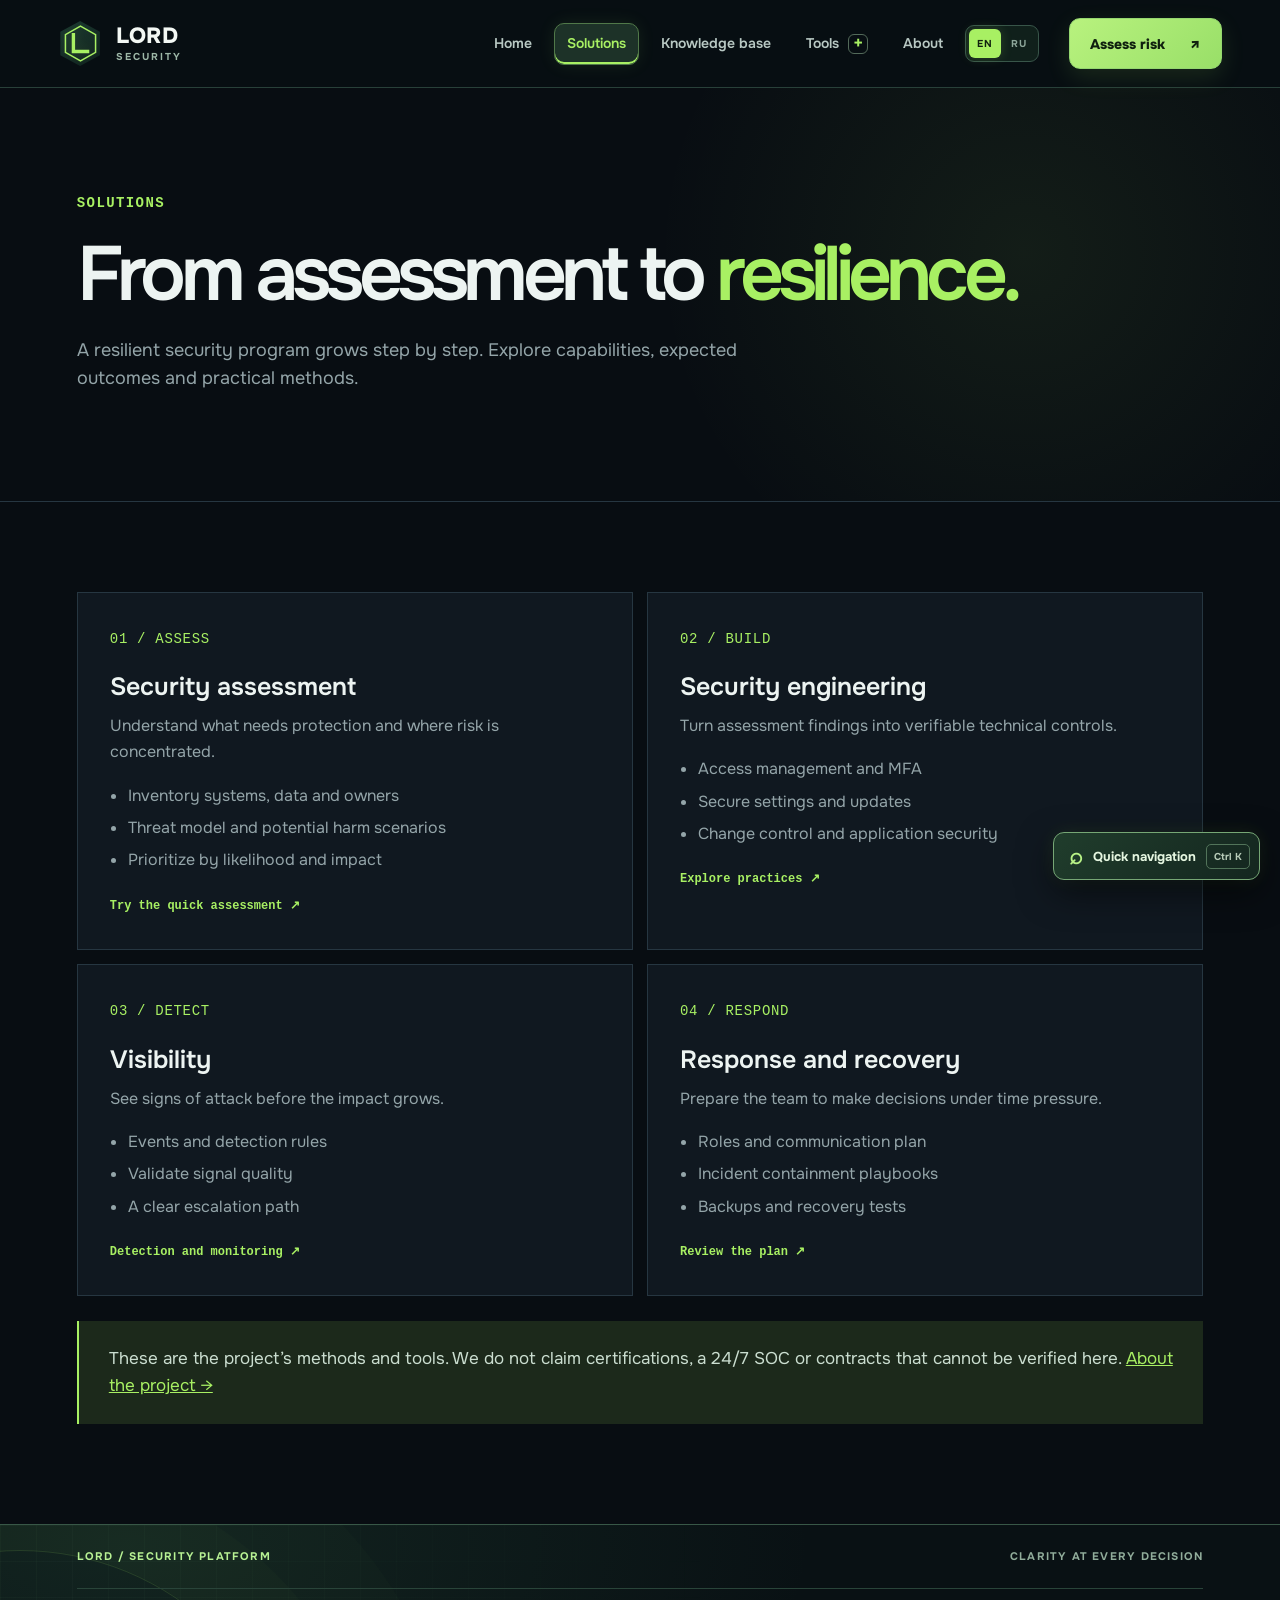
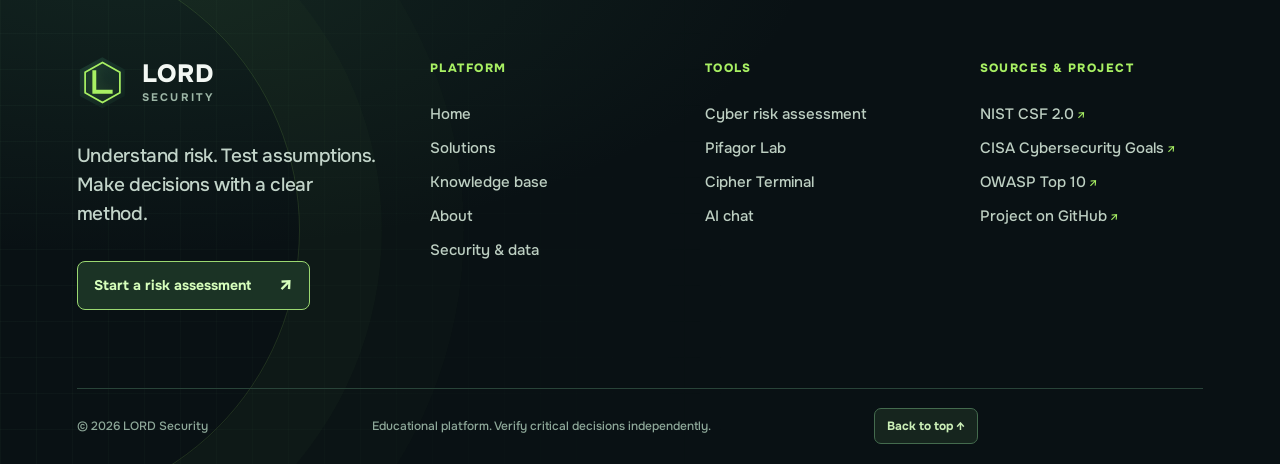
<file: front/homepage/services.html>
<!doctype html><html lang="ru"><head><meta charset="utf-8"><meta name="viewport" content="width=device-width,initial-scale=1"><meta name="theme-color" content="#080d12"><meta name="description" content="Направления работы с киберрисками и результаты каждого этапа."><title>Решения | LORD Security</title><link rel="stylesheet" href="home.css"><link rel="stylesheet" href="navigation.css"><link rel="stylesheet" href="site-polish.css"></head><body><a class="skip-link" href="#main">Перейти к содержанию</a><div class="site-shell"><header class="site-header"><a class="brand" href="/homepage/home.html" aria-label="LORD Security — главная"><span class="brand-mark" aria-hidden="true"><svg viewBox="0 0 44 44" fill="none"><path d="M22 2.5 39 12v20L22 41.5 5 32V12L22 2.5Z" stroke="currentColor" stroke-width="1.7"/><path d="M14 12v19h16" stroke="currentColor" stroke-width="3.8" stroke-linecap="square"/></svg></span><span class="brand-wordmark">LORD<span class="brand-sub">SECURITY</span></span></a><button class="menu-toggle" type="button" aria-label="Открыть меню" aria-expanded="false" aria-controls="main-nav"><span></span><span></span><span></span></button><nav id="main-nav" class="main-nav" aria-label="Основная навигация"><a href="/homepage/home.html">Главная</a><a href="/homepage/services.html" class="is-active" aria-current="page">Решения</a><a href="/homepage/learn.html">База знаний</a><div class="nav-tools"><button class="nav-tools-trigger" type="button" aria-expanded="false" aria-controls="tools-menu">Инструменты <span class="nav-tools-indicator" aria-hidden="true"></span></button><div class="tools-dropdown" id="tools-menu" aria-label="Список инструментов"><a href="/homepage/risk.html"><span>Оценка киберриска<small>Сценарий, вероятность и влияние</small></span><span class="tool-link-arrow" aria-hidden="true">↗</span></a><a href="/templates/calculator.html"><span>Pifagor Lab<small>Калькулятор, графики и переменные</small></span><span class="tool-link-arrow" aria-hidden="true">↗</span></a><a href="/shift/index.html"><span>Cipher Terminal<small>Учебная криптография</small></span><span class="tool-link-arrow" aria-hidden="true">↗</span></a><a href="/homepage/assistant.html"><span>Чат с ИИ<small>Вопросы по кибербезопасности</small></span><span class="tool-link-arrow" aria-hidden="true">↗</span></a></div></div><a href="/homepage/about/about.html">О проекте</a><div class="lang-switch" role="group" aria-label="Language / Язык"><button type="button" data-lang="en" aria-label="English">EN</button><button type="button" data-lang="ru" aria-label="Русский">RU</button></div></nav><a class="header-cta" href="/homepage/risk.html">Оценить риск <span class="cta-arrow" aria-hidden="true">↗</span></a></header><main id="main"><section class="page-hero section-pad"><div class="section-kicker">РЕШЕНИЯ</div><h1>От анализа до <em>устойчивости.</em></h1><p>Надёжная программа безопасности строится поэтапно. Ниже — направления, ожидаемые результаты и методы, на которые можно опереться.</p></section><section class="content-section section-pad"><div class="content-grid"><article id="assessment" class="content-card reveal"><span class="number">01 / ASSESS</span><h3>Оценка защищённости</h3><p>Разобраться, что именно защищать и где сосредоточен риск.</p><ul><li>Инвентаризация систем, данных и владельцев</li><li>Модель угроз и сценарии возможного ущерба</li><li>Приоритизация по вероятности и последствиям</li></ul><a href="risk.html">Попробовать экспресс оценку ↗</a></article><article id="engineering" class="content-card reveal"><span class="number">02 / BUILD</span><h3>Инженерия защиты</h3><p>Превратить результаты оценки в проверяемые технические меры.</p><ul><li>Управление доступом и MFA</li><li>Безопасные настройки и обновления</li><li>Контроль изменений и защита приложений</li></ul><a href="learn.html">Изучить практики ↗</a></article><article id="detection" class="content-card reveal"><span class="number">03 / DETECT</span><h3>Наблюдаемость</h3><p>Видеть признаки атаки до того, как последствия станут масштабными.</p><ul><li>События и правила обнаружения</li><li>Проверка качества сигналов</li><li>Понятный маршрут эскалации</li></ul><a href="learn.html#detection">Обнаружение и мониторинг ↗</a></article><article id="response" class="content-card reveal"><span class="number">04 / RESPOND</span><h3>Реагирование и восстановление</h3><p>Подготовить команду к решениям в условиях ограниченного времени.</p><ul><li>Роли и план коммуникации</li><li>Сценарии локализации инцидента</li><li>Резервное копирование и проверка восстановления</li></ul><a href="learn.html#response">Разобрать план ↗</a></article></div><div class="callout reveal">Это описание методологии и инструментов проекта. Мы не заявляем сертификаций, круглосуточного SOC или заключённых контрактов, которых здесь нельзя подтвердить. <a href="about/about.html">О проекте →</a></div></section></main><footer class="site-footer"><div><a class="brand" href="home.html" aria-label="LORD Security — главная"><span class="brand-mark" aria-hidden="true"><svg viewBox="0 0 44 44" fill="none"><path d="M22 2.5 39 12v20L22 41.5 5 32V12L22 2.5Z" stroke="currentColor" stroke-width="1.7"/><path d="M14 12v19h16" stroke="currentColor" stroke-width="3.8" stroke-linecap="square"/></svg></span><span class="brand-wordmark">LORD<span class="brand-sub">SECURITY</span></span></a><p>Практика, инженерия, прозрачность.</p></div><div class="footer-links"><a href="services.html">Решения</a><a href="learn.html">База знаний</a><a href="risk.html">Оценка риска</a><a href="about/about.html">О проекте</a></div><div class="footer-bottom"><span>© 2026 LORD Security</span><span>Материалы носят образовательный характер.</span></div></footer></div><script src="i18n.js" defer></script><script src="tools-catalog.js" defer></script><script src="site.js" defer></script></body></html>
</file>
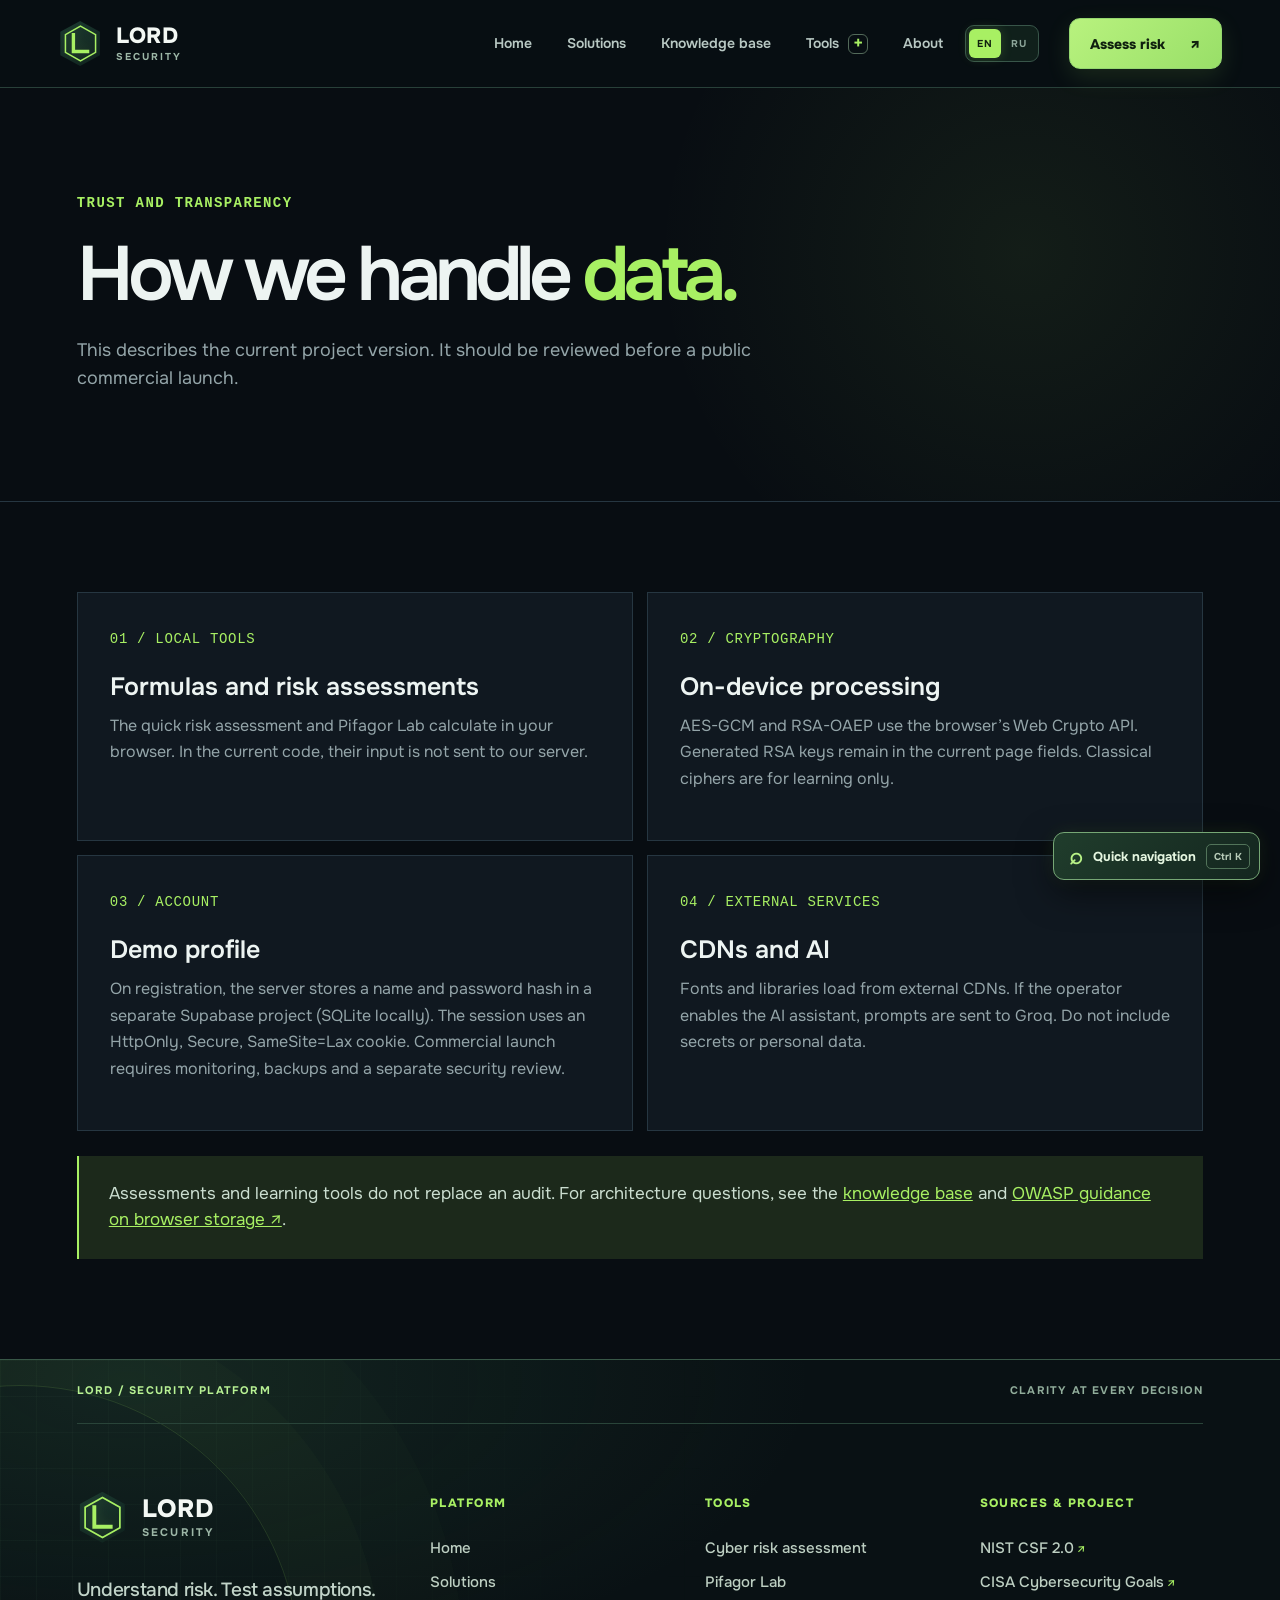
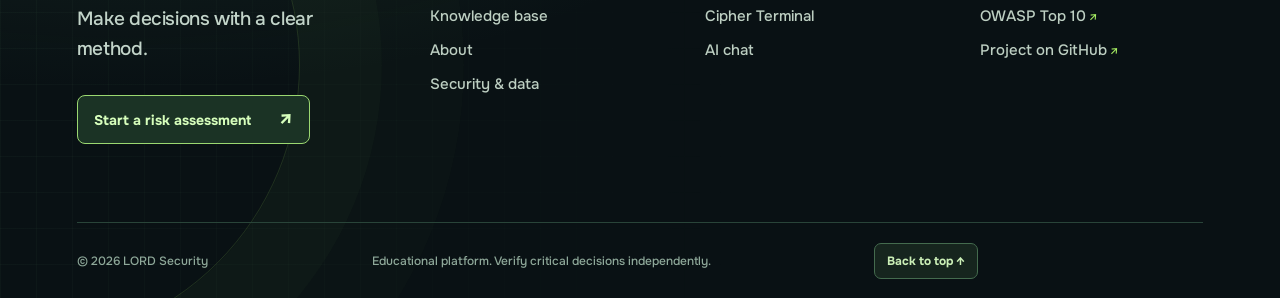
<file: front/homepage/trust.html>
<!doctype html><html lang="ru"><head><meta charset="utf-8"><meta name="viewport" content="width=device-width,initial-scale=1"><meta name="description" content="Как LORD Security обрабатывает данные и где проходят границы демонстрационных инструментов."><title>Безопасность и данные | LORD Security</title><link rel="stylesheet" href="home.css"><link rel="stylesheet" href="navigation.css"><link rel="stylesheet" href="site-polish.css"></head><body><a class="skip-link" href="#main">Перейти к содержанию</a><div class="site-shell"><header class="site-header"><a class="brand" href="/homepage/home.html" aria-label="LORD Security — главная"><span class="brand-mark" aria-hidden="true"><svg viewBox="0 0 44 44" fill="none"><path d="M22 2.5 39 12v20L22 41.5 5 32V12L22 2.5Z" stroke="currentColor" stroke-width="1.7"/><path d="M14 12v19h16" stroke="currentColor" stroke-width="3.8" stroke-linecap="square"/></svg></span><span class="brand-wordmark">LORD<span class="brand-sub">SECURITY</span></span></a><button class="menu-toggle" type="button" aria-label="Открыть меню" aria-expanded="false" aria-controls="main-nav"><span></span><span></span><span></span></button><nav id="main-nav" class="main-nav" aria-label="Основная навигация"><a href="/homepage/home.html">Главная</a><a href="/homepage/services.html">Решения</a><a href="/homepage/learn.html">База знаний</a><div class="nav-tools"><button class="nav-tools-trigger" type="button" aria-expanded="false" aria-controls="tools-menu">Инструменты <span class="nav-tools-indicator" aria-hidden="true"></span></button><div class="tools-dropdown" id="tools-menu" aria-label="Список инструментов"><a href="/homepage/risk.html"><span>Оценка киберриска<small>Сценарий, вероятность и влияние</small></span><span class="tool-link-arrow" aria-hidden="true">↗</span></a><a href="/templates/calculator.html"><span>Pifagor Lab<small>Калькулятор, графики и переменные</small></span><span class="tool-link-arrow" aria-hidden="true">↗</span></a><a href="/shift/index.html"><span>Cipher Terminal<small>Учебная криптография</small></span><span class="tool-link-arrow" aria-hidden="true">↗</span></a><a href="/homepage/assistant.html"><span>Чат с ИИ<small>Вопросы по кибербезопасности</small></span><span class="tool-link-arrow" aria-hidden="true">↗</span></a></div></div><a href="/homepage/about/about.html">О проекте</a><div class="lang-switch" role="group" aria-label="Language / Язык"><button type="button" data-lang="en" aria-label="English">EN</button><button type="button" data-lang="ru" aria-label="Русский">RU</button></div></nav><a class="header-cta" href="/homepage/risk.html">Оценить риск <span class="cta-arrow" aria-hidden="true">↗</span></a></header><main id="main"><section class="page-hero section-pad"><div class="section-kicker">ДОВЕРИЕ И ПРОЗРАЧНОСТЬ</div><h1>Как работают <em>данные.</em></h1><p>Здесь описано поведение текущей версии проекта. Это техническое объяснение, которое следует актуализировать перед публичным коммерческим запуском.</p></section><section class="content-section section-pad"><div class="content-grid"><article class="content-card reveal"><span class="number">01 / ЛОКАЛЬНЫЕ ИНСТРУМЕНТЫ</span><h3>Формулы и оценки риска</h3><p>Экспресс оценка риска и Pifagor Lab выполняют расчёты в браузере. В текущем коде их данные не отправляются на наш сервер.</p></article><article class="content-card reveal"><span class="number">02 / КРИПТОГРАФИЯ</span><h3>Обработка на устройстве</h3><p>AES-GCM и RSA-OAEP выполняются через Web Crypto API в браузере. Генерируемые RSA ключи остаются в полях текущей страницы. Классические шифры доступны только для обучения.</p></article><article class="content-card reveal"><span class="number">03 / АККАУНТ</span><h3>Демонстрационный профиль</h3><p>При регистрации сервер сохраняет имя и хеш пароля в отдельном проекте Supabase (локально — в SQLite). Сессия хранится в cookie с HttpOnly, Secure и SameSite=Lax. Для коммерческого запуска нужны мониторинг, резервное копирование и отдельная проверка безопасности.</p></article><article class="content-card reveal"><span class="number">04 / ВНЕШНИЕ СЕРВИСЫ</span><h3>CDN и AI</h3><p>Шрифты и библиотеки загружаются с внешних CDN. Если оператор включит AI помощника на сервере, текст запроса передаётся провайдеру Groq. Не включайте в такой запрос секреты или персональные данные.</p></article></div><div class="callout reveal">Оценки и учебные инструменты не заменяют аудит. Для вопросов об архитектуре смотрите <a href="learn.html">базу знаний</a> и <a href="https://cheatsheetseries.owasp.org/cheatsheets/HTML5_Security_Cheat_Sheet.html" target="_blank" rel="noopener noreferrer">рекомендации OWASP по хранению данных в браузере ↗</a>.</div></section></main><footer class="site-footer"><div><a class="brand" href="home.html" aria-label="LORD Security — главная"><span class="brand-mark" aria-hidden="true"><svg viewBox="0 0 44 44" fill="none"><path d="M22 2.5 39 12v20L22 41.5 5 32V12L22 2.5Z" stroke="currentColor" stroke-width="1.7"/><path d="M14 12v19h16" stroke="currentColor" stroke-width="3.8" stroke-linecap="square"/></svg></span><span class="brand-wordmark">LORD<span class="brand-sub">SECURITY</span></span></a><p>Практика, инженерия, прозрачность.</p></div><div class="footer-links"><a href="services.html">Решения</a><a href="learn.html">База знаний</a><a href="risk.html">Оценка риска</a><a href="about/about.html">О проекте</a></div><div class="footer-bottom"><span>© 2026 LORD Security</span><span>Открыто о возможностях и ограничениях.</span></div></footer></div><script src="i18n.js" defer></script><script src="tools-catalog.js" defer></script><script src="site.js" defer></script></body></html>
</file>
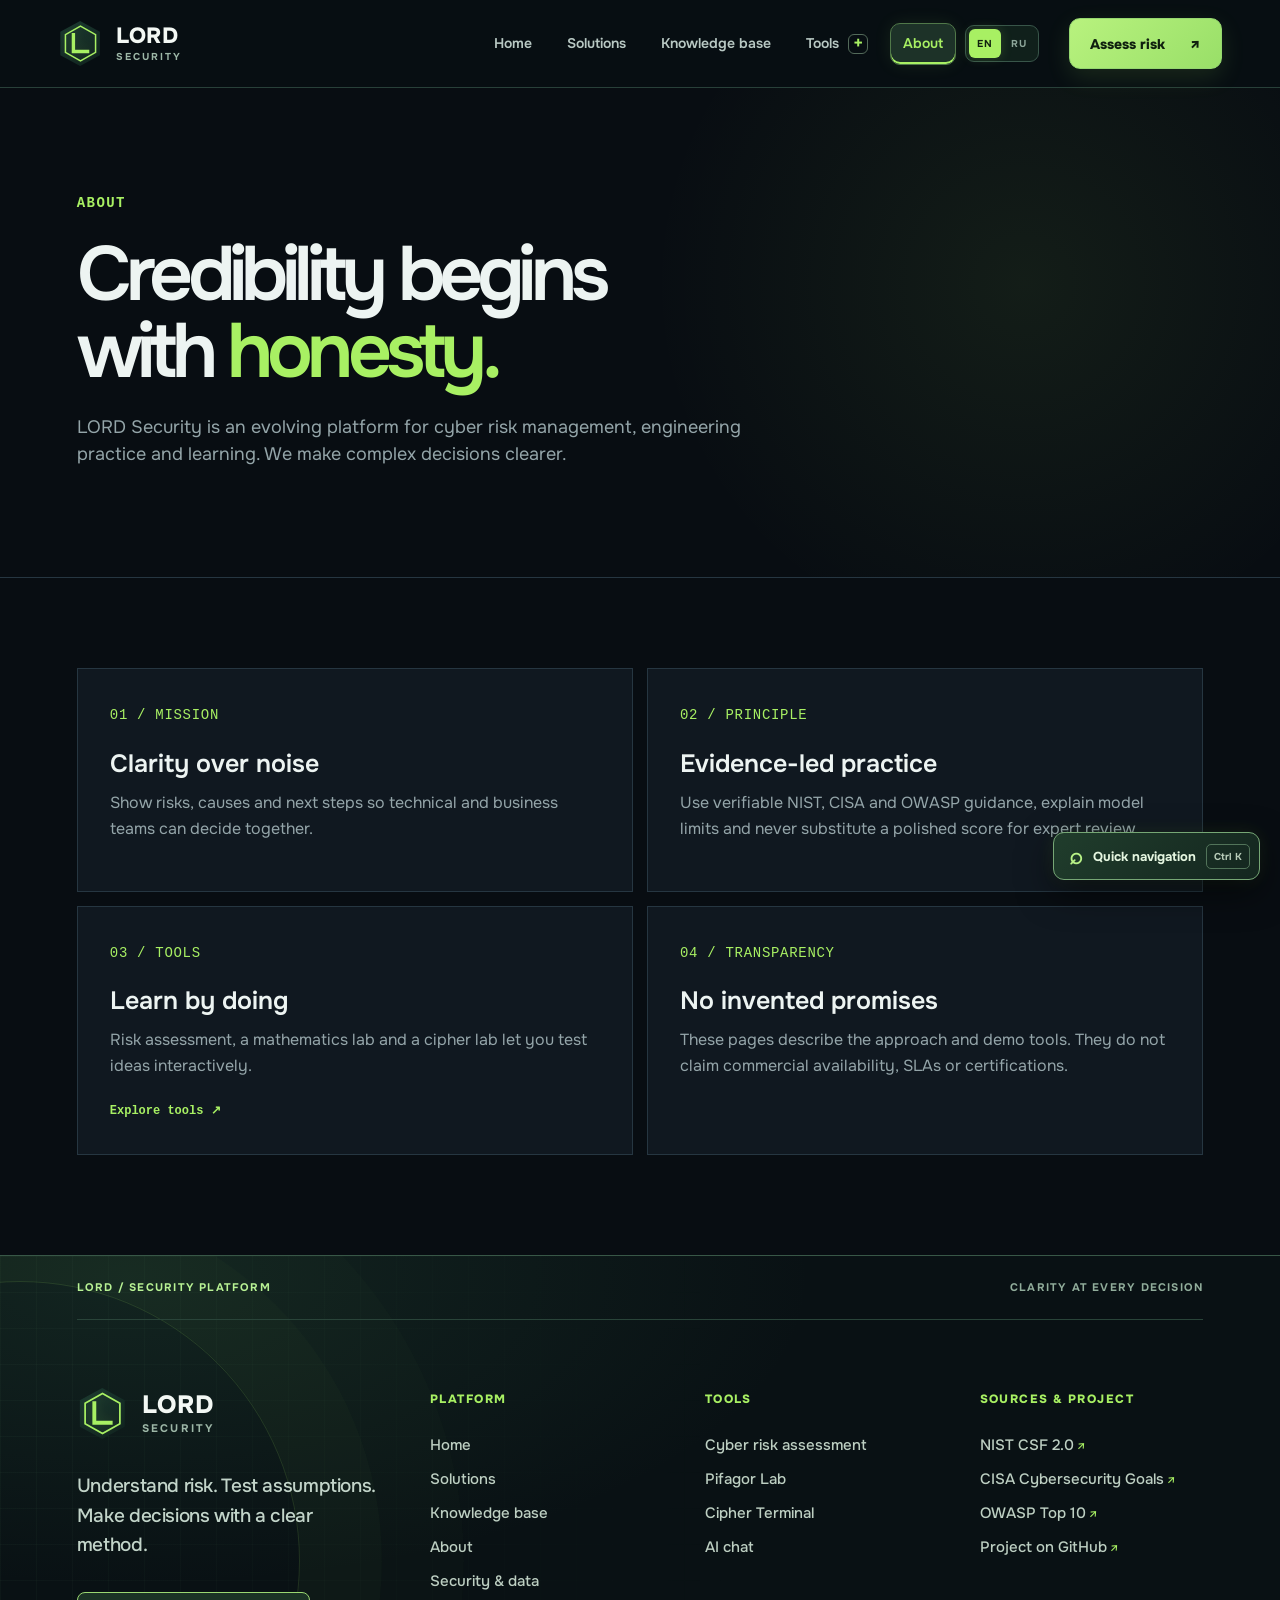
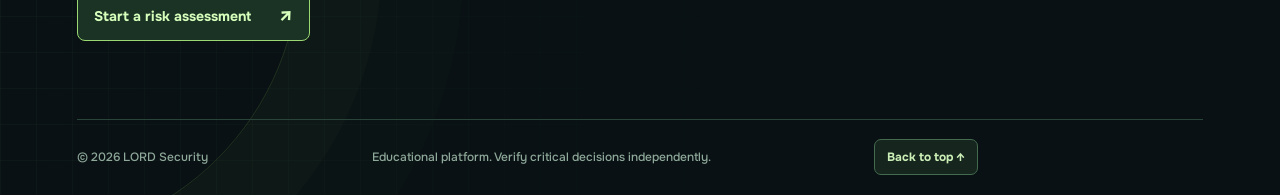
<file: front/homepage/about/about.html>
<!doctype html><html lang="ru"><head><meta charset="utf-8"><meta name="viewport" content="width=device-width,initial-scale=1"><meta name="theme-color" content="#080d12"><meta name="description" content="Подход, принципы и границы LORD Security."><title>О проекте | LORD Security</title><link rel="stylesheet" href="../home.css"><link rel="stylesheet" href="../navigation.css"><link rel="stylesheet" href="../site-polish.css"></head><body><a class="skip-link" href="#main">Перейти к содержанию</a><div class="site-shell"><header class="site-header"><a class="brand" href="/homepage/home.html" aria-label="LORD Security — главная"><span class="brand-mark" aria-hidden="true"><svg viewBox="0 0 44 44" fill="none"><path d="M22 2.5 39 12v20L22 41.5 5 32V12L22 2.5Z" stroke="currentColor" stroke-width="1.7"/><path d="M14 12v19h16" stroke="currentColor" stroke-width="3.8" stroke-linecap="square"/></svg></span><span class="brand-wordmark">LORD<span class="brand-sub">SECURITY</span></span></a><button class="menu-toggle" type="button" aria-label="Открыть меню" aria-expanded="false" aria-controls="main-nav"><span></span><span></span><span></span></button><nav id="main-nav" class="main-nav" aria-label="Основная навигация"><a href="/homepage/home.html">Главная</a><a href="/homepage/services.html">Решения</a><a href="/homepage/learn.html">База знаний</a><div class="nav-tools"><button class="nav-tools-trigger" type="button" aria-expanded="false" aria-controls="tools-menu">Инструменты <span class="nav-tools-indicator" aria-hidden="true"></span></button><div class="tools-dropdown" id="tools-menu" aria-label="Список инструментов"><a href="/homepage/risk.html"><span>Оценка киберриска<small>Сценарий, вероятность и влияние</small></span><span class="tool-link-arrow" aria-hidden="true">↗</span></a><a href="/templates/calculator.html"><span>Pifagor Lab<small>Калькулятор, графики и переменные</small></span><span class="tool-link-arrow" aria-hidden="true">↗</span></a><a href="/shift/index.html"><span>Cipher Terminal<small>Учебная криптография</small></span><span class="tool-link-arrow" aria-hidden="true">↗</span></a><a href="/homepage/assistant.html"><span>Чат с ИИ<small>Вопросы по кибербезопасности</small></span><span class="tool-link-arrow" aria-hidden="true">↗</span></a></div></div><a href="/homepage/about/about.html" class="is-active" aria-current="page">О проекте</a><div class="lang-switch" role="group" aria-label="Language / Язык"><button type="button" data-lang="en" aria-label="English">EN</button><button type="button" data-lang="ru" aria-label="Русский">RU</button></div></nav><a class="header-cta" href="/homepage/risk.html">Оценить риск <span class="cta-arrow" aria-hidden="true">↗</span></a></header><main id="main"><section class="page-hero section-pad"><div class="section-kicker">О ПРОЕКТЕ</div><h1>Серьёзность начинается<br>с <em>честности.</em></h1><p>LORD Security — развивающаяся цифровая платформа об управлении киберрисками, инженерной практике и обучении. Мы делаем сложные решения понятнее.</p></section><section class="content-section section-pad"><div class="content-grid"><article class="content-card reveal"><span class="number">01 / МИССИЯ</span><h3>Ясность вместо шума</h3><p>Показывать риск, причины и порядок действий так, чтобы технические и бизнес команды могли принимать совместные решения.</p></article><article class="content-card reveal"><span class="number">02 / ПРИНЦИП</span><h3>Практика с источником</h3><p>Использовать проверяемые методики NIST, CISA и OWASP, объяснять ограничения моделей и не подменять экспертную проверку красивой цифрой.</p></article><article class="content-card reveal"><span class="number">03 / ИНСТРУМЕНТЫ</span><h3>Учиться через действие</h3><p>Оценка риска, математическая лаборатория и учебный шифратор позволяют проверять идеи интерактивно.</p><a href="../risk.html">Перейти к инструментам ↗</a></article><article class="content-card reveal"><span class="number">04 / ПРОЗРАЧНОСТЬ</span><h3>Без вымышленных обещаний</h3><p>Страницы сайта описывают подход и демонстрационные инструменты. Доступность коммерческих услуг, SLA и сертификаций здесь не утверждается.</p></article></div></section></main><footer class="site-footer"><div><a class="brand" href="../home.html" aria-label="LORD Security — главная"><span class="brand-mark" aria-hidden="true"><svg viewBox="0 0 44 44" fill="none"><path d="M22 2.5 39 12v20L22 41.5 5 32V12L22 2.5Z" stroke="currentColor" stroke-width="1.7"/><path d="M14 12v19h16" stroke="currentColor" stroke-width="3.8" stroke-linecap="square"/></svg></span><span class="brand-wordmark">LORD<span class="brand-sub">SECURITY</span></span></a><p>Практика, инженерия, прозрачность.</p></div><div class="footer-links"><a href="../services.html">Решения</a><a href="../learn.html">База знаний</a><a href="../risk.html">Оценка риска</a><a href="../about/about.html">О проекте</a></div><div class="footer-bottom"><span>© 2026 LORD Security</span><span>Материалы носят образовательный характер.</span></div></footer></div><script src="../i18n.js" defer></script><script src="../tools-catalog.js" defer></script><script src="../site.js" defer></script></body></html>
</file>
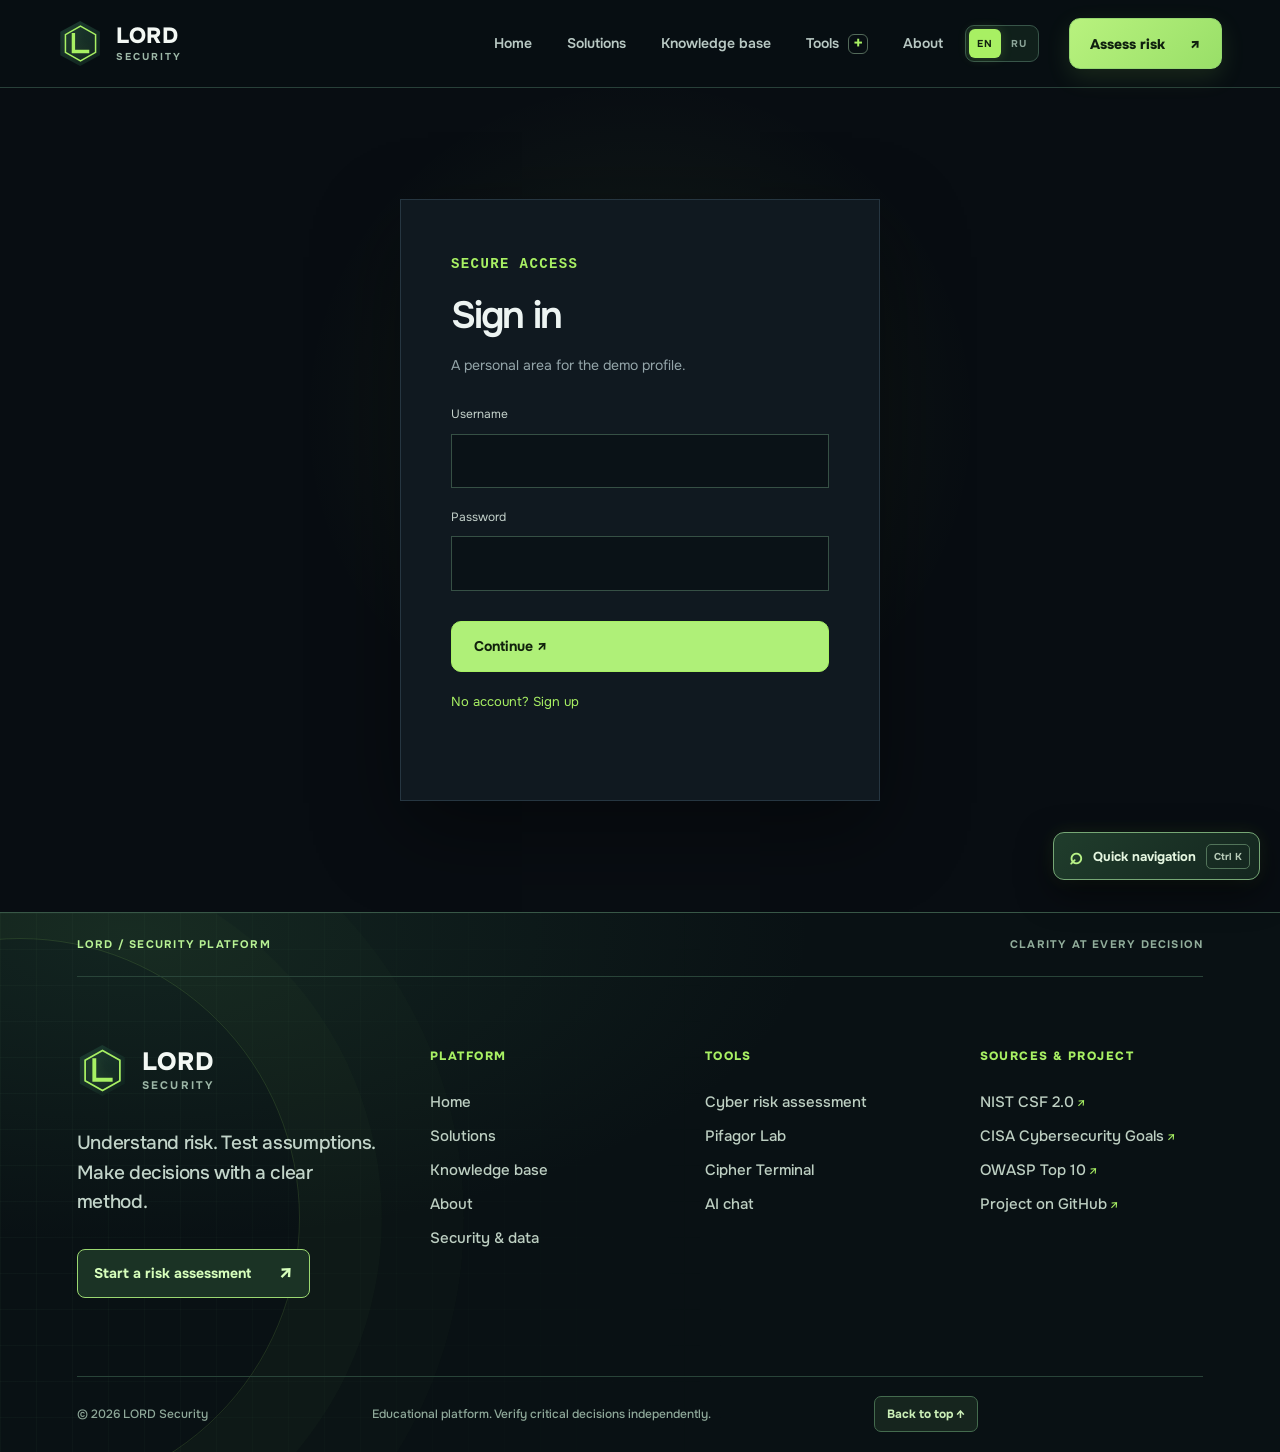
<file: front/homepage/auth/auth.html>
<!doctype html><html lang="ru"><head><meta charset="utf-8"><meta name="viewport" content="width=device-width,initial-scale=1"><title>Вход | LORD Security</title><link rel="stylesheet" href="../home.css"><link rel="stylesheet" href="auth.css"><link rel="stylesheet" href="../navigation.css"><link rel="stylesheet" href="../site-polish.css"></head><body><header class="site-header"><a class="brand" href="/homepage/home.html" aria-label="LORD Security — главная"><span class="brand-mark" aria-hidden="true"><svg viewBox="0 0 44 44" fill="none"><path d="M22 2.5 39 12v20L22 41.5 5 32V12L22 2.5Z" stroke="currentColor" stroke-width="1.7"/><path d="M14 12v19h16" stroke="currentColor" stroke-width="3.8" stroke-linecap="square"/></svg></span><span class="brand-wordmark">LORD<span class="brand-sub">SECURITY</span></span></a><button class="menu-toggle" type="button" aria-label="Открыть меню" aria-expanded="false" aria-controls="main-nav"><span></span><span></span><span></span></button><nav id="main-nav" class="main-nav" aria-label="Основная навигация"><a href="/homepage/home.html">Главная</a><a href="/homepage/services.html">Решения</a><a href="/homepage/learn.html">База знаний</a><div class="nav-tools"><button class="nav-tools-trigger" type="button" aria-expanded="false" aria-controls="tools-menu">Инструменты <span class="nav-tools-indicator" aria-hidden="true"></span></button><div class="tools-dropdown" id="tools-menu" aria-label="Список инструментов"><a href="/homepage/risk.html"><span>Оценка киберриска<small>Сценарий, вероятность и влияние</small></span><span class="tool-link-arrow" aria-hidden="true">↗</span></a><a href="/templates/calculator.html"><span>Pifagor Lab<small>Калькулятор, графики и переменные</small></span><span class="tool-link-arrow" aria-hidden="true">↗</span></a><a href="/shift/index.html"><span>Cipher Terminal<small>Учебная криптография</small></span><span class="tool-link-arrow" aria-hidden="true">↗</span></a><a href="/homepage/assistant.html"><span>Чат с ИИ<small>Вопросы по кибербезопасности</small></span><span class="tool-link-arrow" aria-hidden="true">↗</span></a></div></div><a href="/homepage/about/about.html">О проекте</a><div class="lang-switch" role="group" aria-label="Language / Язык"><button type="button" data-lang="en" aria-label="English">EN</button><button type="button" data-lang="ru" aria-label="Русский">RU</button></div></nav><a class="header-cta" href="/homepage/risk.html">Оценить риск <span class="cta-arrow" aria-hidden="true">↗</span></a></header><main class="auth-container"><div class="auth-box"><span class="section-kicker">SECURE ACCESS</span><h1 id="form-title">Войти в аккаунт</h1><p>Личный кабинет для демонстрационного профиля.</p><form id="auth-form"><label for="username">Имя пользователя</label><input id="username" name="username" type="text" minlength="3" maxlength="20" autocomplete="username" required><label for="password">Пароль</label><input id="password" name="password" type="password" minlength="12" maxlength="128" autocomplete="current-password" required><button class="button primary" type="submit">Продолжить ↗</button></form><button id="switch-btn" type="button" class="switch-btn">Нет аккаунта? Зарегистрироваться</button><p id="error-msg" class="form-message" role="status"></p></div></main><script src="auth.js" defer></script><script src="../i18n.js" defer></script><script src="../tools-catalog.js" defer></script><script src="../site.js" defer></script></body></html>
</file>
<file: front/homepage/home.css>
@import url('https://fonts.googleapis.com/css2?family=DM+Sans:wght@400;500;600;700&family=Space+Grotesk:wght@400;500;600;700&display=swap');
@import url('site-extras.css');
@import url('hero-motion.css');
:root{--bg:#080d12;--surface:#101820;--surface2:#15212a;--line:#263641;--text:#edf4f2;--muted:#94a5a9;--accent:#a8f063;--cyan:#74e4df;--accent-soft:rgba(168,240,99,.12);--font:'DM Sans',Arial,sans-serif;--display:'Space Grotesk',Arial,sans-serif;--mono:'Courier New',monospace;--accent-old:#a8f063}
*{box-sizing:border-box}html{scroll-behavior:smooth}body{margin:0;background:var(--bg);color:var(--text);font:16px/1.55 var(--font);overflow-x:hidden}body::before{content:"";position:fixed;inset:0;z-index:20;pointer-events:none;background:repeating-linear-gradient(0deg,transparent 0 3px,rgba(255,255,255,.012) 4px);opacity:.25}a{color:inherit;text-decoration:none}button,input,select{font:inherit}button{cursor:pointer}::selection{background:var(--accent);color:var(--bg)}:focus-visible{outline:2px solid var(--accent);outline-offset:4px}.skip-link{position:absolute;left:16px;top:-60px;z-index:100;padding:10px;background:var(--accent);color:var(--bg)}.skip-link:focus{top:10px}.site-shell{max-width:1800px;margin:auto}.section-pad{padding-left:clamp(24px,6vw,110px);padding-right:clamp(24px,6vw,110px)}
.site-header{height:84px;padding:0 clamp(24px,6vw,110px);display:flex;align-items:center;justify-content:space-between;gap:25px;border-bottom:1px solid var(--line);position:relative;z-index:30;background:rgba(8,13,18,.92);backdrop-filter:blur(20px)}.brand{display:inline-flex;align-items:center;gap:11px;font:700 19px/.95 var(--display);letter-spacing:.12em;white-space:nowrap}.brand-mark{display:grid;place-items:center;width:37px;height:37px;border:1px solid var(--accent);color:var(--accent);font-size:24px;letter-spacing:-.18em;padding-right:5px;box-shadow:inset 0 0 15px rgba(168,240,99,.12)}.brand-dot{color:var(--text)}.brand-sub{display:block;color:var(--accent);font:700 9px/1.7 var(--mono);letter-spacing:.28em}.main-nav{display:flex;align-items:center;gap:clamp(15px,2vw,35px)}.main-nav a{font-size:13px;color:var(--muted);transition:color .2s}.main-nav a:hover,.main-nav a.active{color:var(--accent)}.header-cta{font:700 12px var(--mono);letter-spacing:.04em;border:1px solid var(--accent);padding:13px 16px;color:var(--accent);white-space:nowrap;transition:.25s}.header-cta:hover{background:var(--accent);color:var(--bg);box-shadow:0 0 30px rgba(168,240,99,.2)}.header-cta span{margin-left:12px}.menu-toggle{display:none;background:none;border:0;padding:10px}.menu-toggle span{display:block;width:24px;height:2px;background:var(--accent);margin:5px}
.hero{min-height:690px;display:grid;grid-template-columns:1.1fr .9fr;align-items:center;gap:3vw;position:relative;background:radial-gradient(ellipse at 66% 45%,rgba(37,104,91,.12),transparent 45%)}.hero-copy{position:relative;z-index:2;padding:85px 0 100px}.eyebrow,.section-kicker{font:700 11px/1.5 var(--mono);letter-spacing:.16em;color:var(--accent)}.eyebrow{display:flex;align-items:center;gap:9px}.signal{height:8px;width:8px;background:var(--accent);border-radius:50%;box-shadow:0 0 15px var(--accent);animation:pulse 2.4s infinite}.hero h1,h2,h3,p{margin-top:0}.hero h1{font:600 clamp(55px,5.6vw,100px)/.99 var(--display);letter-spacing:-.075em;margin:28px 0 26px;max-width:900px}.hero h1 em,.cta-section h2 em{font-style:normal;color:var(--accent)}.period{color:var(--accent)}.hero-lead{font-size:16px;color:var(--muted);max-width:585px;line-height:1.8}.hero-actions{display:flex;flex-wrap:wrap;gap:13px;margin-top:34px}.button{min-height:51px;padding:0 22px;display:inline-flex;align-items:center;justify-content:space-between;gap:38px;font:700 13px var(--display);transition:transform .25s,box-shadow .25s,background .25s}.button:hover{transform:translateY(-3px)}.button.primary{background:var(--accent);color:#071007}.button.primary:hover{box-shadow:0 0 32px rgba(168,240,99,.32)}.button.ghost{border:1px solid var(--line);color:var(--text)}.button.ghost:hover{border-color:var(--accent);color:var(--accent)}.hero-proof{display:flex;gap:22px;flex-wrap:wrap;margin-top:48px;color:#81958c;font:700 10px var(--mono);letter-spacing:.08em}.hero-proof span{display:flex;align-items:center;gap:7px}.hero-proof i{width:5px;height:5px;background:var(--accent);border-radius:50%}.hero-index{position:absolute;left:clamp(24px,6vw,110px);right:clamp(24px,6vw,110px);bottom:22px;display:flex;justify-content:space-between;color:#718485;font:11px var(--mono);letter-spacing:.12em}
.hero-visual{height:min(35vw,520px);min-height:420px;position:relative;overflow:hidden;border:1px solid #2a4548;background:radial-gradient(circle at 50% 50%,#163332 0,#0c191e 34%,#0a1218 72%);box-shadow:0 15px 80px rgba(0,0,0,.35),inset 0 0 80px rgba(116,228,223,.04)}.hero-visual::before{content:"";position:absolute;inset:0;background-image:linear-gradient(rgba(116,228,223,.035) 1px,transparent 1px),linear-gradient(90deg,rgba(116,228,223,.035) 1px,transparent 1px);background-size:30px 30px;mask-image:radial-gradient(circle,#000,transparent 80%)}.visual-top,.visual-bottom{position:absolute;left:22px;right:22px;display:flex;justify-content:space-between;align-items:center;z-index:4;color:#92b1ad;font:10px var(--mono);letter-spacing:.1em}.visual-top{top:20px}.visual-bottom{bottom:20px}.live-dot{color:var(--accent)}.live-dot::before{content:"";display:inline-block;width:6px;height:6px;margin-right:8px;background:var(--accent);box-shadow:0 0 9px var(--accent);border-radius:50%}.orbit{position:absolute;left:50%;top:50%;border:1px solid rgba(116,228,223,.2);border-radius:50%;transform:translate(-50%,-50%)}.orbit-one{width:210px;height:210px;box-shadow:0 0 30px rgba(116,228,223,.06)}.orbit-two{width:340px;height:340px;border-style:dashed;animation:spin 55s linear infinite}.orbit-three{width:470px;height:470px;border-color:rgba(168,240,99,.1)}.radar-sweep{position:absolute;left:50%;top:50%;width:370px;height:370px;border-radius:50%;background:conic-gradient(from 20deg,transparent 0 275deg,rgba(116,228,223,.13) 345deg,transparent 360deg);transform:translate(-50%,-50%);animation:radar 8s linear infinite}.core{position:absolute;left:50%;top:50%;transform:translate(-50%,-50%);height:155px;width:155px;display:flex;flex-direction:column;align-items:center;justify-content:center;text-align:center;background:#0d2529;border:1px solid var(--cyan);border-radius:50%;box-shadow:0 0 35px rgba(116,228,223,.22),inset 0 0 25px rgba(116,228,223,.08)}.core span,.core small{font:10px var(--mono);color:var(--cyan)}.core strong{font:700 20px/1.05 var(--display);letter-spacing:-.04em;margin:8px 0}.orbit-label{position:absolute;z-index:3;background:#0f2025;border:1px solid #315958;color:var(--text);padding:9px 12px;font:10px var(--mono);letter-spacing:.1em;box-shadow:0 0 18px rgba(116,228,223,.08);animation:float 5s ease-in-out infinite}.orbit-label b{color:var(--accent);margin-left:12px}.label-a{top:19%;left:14%}.label-b{right:7%;top:36%;animation-delay:1.5s}.label-c{bottom:20%;left:16%;animation-delay:3s}
.ticker{height:54px;overflow:hidden;background:var(--accent);color:#142014;display:flex;align-items:center}.ticker-track{white-space:nowrap;min-width:max-content;font:700 14px var(--display);letter-spacing:.12em;animation:marquee 34s linear infinite}.ticker b{margin:0 28px;font-weight:400}.section-intro{padding-top:130px;padding-bottom:130px;display:grid;grid-template-columns:1fr 2fr;gap:40px;border-bottom:1px solid var(--line)}h2{font:600 clamp(34px,4vw,62px)/1.08 var(--display);letter-spacing:-.055em}.section-intro h2{max-width:850px}.section-intro h2 span{color:var(--accent)}.section-intro p{max-width:650px;font-size:18px;color:var(--muted);line-height:1.7}.services-section,.framework,.tools-section{padding-top:100px;padding-bottom:110px}.section-heading{display:flex;justify-content:space-between;align-items:end;gap:40px;margin-bottom:36px}.section-heading h2{margin:15px 0 0}.section-heading>p{max-width:330px;color:var(--muted);margin:0}.text-link,.source-link{color:var(--accent);font:700 12px var(--mono);white-space:nowrap}.text-link:hover,.source-link:hover{text-decoration:underline}.service-grid{display:grid;grid-template-columns:repeat(3,1fr);gap:12px}.service-card{border:1px solid var(--line);min-height:330px;padding:26px;position:relative;background:linear-gradient(160deg,#121d25,#0d151c);transition:transform .3s,border-color .3s,box-shadow .3s;overflow:hidden}.service-card::before{content:"";height:2px;width:0;position:absolute;left:0;top:0;background:var(--accent);transition:width .4s}.service-card:hover{transform:translateY(-7px);border-color:#5a8864;box-shadow:0 20px 45px rgba(0,0,0,.22)}.service-card:hover::before{width:100%}.card-no{font:11px var(--mono);color:var(--accent);letter-spacing:.12em}.card-glyph{font:80px/1 var(--display);color:var(--accent);opacity:.9;margin:25px 0 15px}.service-card h3{font:600 24px var(--display);letter-spacing:-.04em}.service-card p{color:var(--muted);max-width:330px;font-size:14px}.card-arrow{position:absolute;right:27px;bottom:24px;color:var(--accent);font-size:24px}.framework{background:#0d151b;border-top:1px solid var(--line);border-bottom:1px solid var(--line)}.framework-grid{display:grid;grid-template-columns:repeat(3,1fr);border-top:1px solid var(--line);border-left:1px solid var(--line)}.framework-item{padding:26px;min-height:165px;border-right:1px solid var(--line);border-bottom:1px solid var(--line);transition:background .25s}.framework-item:hover{background:var(--accent-soft)}.framework-item span{font:11px var(--mono);color:var(--accent);margin-right:17px}.framework-item strong{font:700 15px var(--display);letter-spacing:.06em}.framework-item p{color:var(--muted);font-size:14px;line-height:1.55;margin:16px 0 0}.source-link{display:inline-block;margin-top:23px}.tool-list{border-top:1px solid var(--line)}.tool-row{display:flex;align-items:center;gap:30px;padding:26px 10px;border-bottom:1px solid var(--line);transition:background .25s,padding .25s}.tool-row:hover{background:var(--accent-soft);padding-left:22px}.tool-index{font:12px var(--mono);color:var(--accent);width:50px}.tool-name{flex:1;font:600 27px var(--display);letter-spacing:-.04em}.tool-name small{display:block;color:var(--muted);font:10px var(--mono);letter-spacing:.1em;margin-top:4px}.tool-tag{font:10px var(--mono);border:1px solid var(--line);padding:7px 9px;color:var(--accent)}.tool-arr{font-size:24px;color:var(--accent)}.cta-section{position:relative;overflow:hidden;background:#14251f;padding-top:95px;padding-bottom:100px;border-top:1px solid #3e6852}.cta-section h2{margin:20px 0;font-size:clamp(42px,5vw,78px);position:relative;z-index:1}.cta-section p{color:#acc7b8;max-width:560px;position:relative;z-index:1}.cta-section .button{margin-top:20px;position:relative;z-index:1}.cta-orb{position:absolute;right:-130px;top:-180px;width:640px;height:640px;border-radius:50%;border:1px solid rgba(168,240,99,.2);box-shadow:0 0 0 70px rgba(168,240,99,.025),0 0 0 140px rgba(168,240,99,.015);animation:breathe 8s ease-in-out infinite}.site-footer{padding:65px clamp(24px,6vw,110px) 25px;display:grid;grid-template-columns:1fr 1fr;gap:55px;background:#080e12}.site-footer p{color:var(--muted);font-size:13px;margin:20px 0}.footer-links{display:grid;grid-template-columns:repeat(2,1fr);gap:12px;align-content:start;font-size:13px;color:var(--muted)}.footer-links a:hover{color:var(--accent)}.footer-bottom{grid-column:1/-1;border-top:1px solid var(--line);padding-top:20px;display:flex;justify-content:space-between;gap:20px;color:#698080;font:11px var(--mono)}
.reveal{opacity:0;transform:translateY(24px);transition:opacity .8s ease,transform .8s cubic-bezier(.2,.8,.2,1)}.reveal.in-view{opacity:1;transform:translateY(0)}.service-card:nth-child(2),.framework-item:nth-child(2){transition-delay:.08s}.service-card:nth-child(3),.framework-item:nth-child(3){transition-delay:.16s}
.page-hero{padding-top:105px;padding-bottom:90px;border-bottom:1px solid var(--line);background:radial-gradient(circle at 80% 40%,rgba(168,240,99,.07),transparent 35%)}.page-hero h1{font:600 clamp(52px,6vw,92px)/1 var(--display);letter-spacing:-.075em;margin:23px 0}.page-hero h1 em{color:var(--accent);font-style:normal}.page-hero p{color:var(--muted);font-size:18px;max-width:700px}.content-section{padding-top:90px;padding-bottom:100px}.content-grid{display:grid;grid-template-columns:repeat(2,1fr);gap:14px}.content-card{border:1px solid var(--line);background:var(--surface);padding:32px}.content-card .number{color:var(--accent);font:12px var(--mono)}.content-card h3{font:600 25px var(--display);margin:20px 0 10px}.content-card p,.content-card li{color:var(--muted);font-size:15px}.content-card ul{padding-left:18px}.content-card li{margin:6px 0}.content-card a{color:var(--accent);font:700 12px var(--mono)}.callout{border-left:2px solid var(--accent);padding:25px 30px;background:var(--accent-soft);color:#cbded0;margin-top:25px}.callout a{color:var(--accent);text-decoration:underline}
@keyframes pulse{50%{opacity:.45;box-shadow:0 0 2px var(--accent)}}@keyframes spin{to{transform:translate(-50%,-50%) rotate(360deg)}}@keyframes radar{to{transform:translate(-50%,-50%) rotate(360deg)}}@keyframes float{50%{transform:translateY(-9px)}}@keyframes marquee{to{transform:translateX(-50%)}}@keyframes breathe{50%{transform:scale(1.08)}}@media(max-width:1050px){.site-header{height:72px}.menu-toggle{display:block;order:3}.header-cta{margin-left:auto}.main-nav{position:absolute;left:0;right:0;top:72px;display:none;flex-direction:column;align-items:stretch;gap:0;padding:12px 24px;background:#0e171e;border-bottom:1px solid var(--line)}.main-nav.open{display:flex}.main-nav a{padding:13px;border-bottom:1px solid var(--line)}.hero{grid-template-columns:1fr;padding-top:30px}.hero-copy{padding:40px 0 10px}.hero-visual{height:480px;max-width:650px;width:100%;margin:0 auto 80px}.hero h1{font-size:clamp(56px,8vw,90px)}.service-grid{grid-template-columns:repeat(2,1fr)}.service-card:last-child{grid-column:1/-1}.framework-grid{grid-template-columns:repeat(2,1fr)}}@media(max-width:650px){.header-cta{font-size:10px;padding:10px}.brand{font-size:16px}.brand-mark{width:32px;height:32px}.hero{min-height:0}.hero h1{font-size:clamp(46px,11vw,68px)}.hero-proof{gap:11px}.hero-visual{height:360px;min-height:360px;margin-bottom:70px}.orbit-three{width:350px;height:350px}.orbit-two{width:260px;height:260px}.orbit-one{width:180px;height:180px}.radar-sweep{width:300px;height:300px}.label-a{left:3%}.label-b{right:2%}.label-c{left:6%}.section-intro{display:block;padding-top:85px;padding-bottom:80px}.section-intro>div:last-child{margin-top:20px}.services-section,.framework,.tools-section{padding-top:75px;padding-bottom:75px}.section-heading{display:block}.section-heading>p,.text-link{display:inline-block;margin-top:20px}.service-grid,.framework-grid,.content-grid{grid-template-columns:1fr}.service-card:last-child{grid-column:auto}.tool-row{gap:12px}.tool-name{font-size:20px}.tool-tag{display:none}.site-footer{grid-template-columns:1fr}.footer-bottom{display:block}.footer-bottom span{display:block;margin-top:8px}.page-hero{padding-top:70px;padding-bottom:65px}}
@media(prefers-reduced-motion:reduce){*,*::before,*::after{animation-duration:.01ms!important;animation-iteration-count:1!important;scroll-behavior:auto!important;transition-duration:.01ms!important}.reveal{opacity:1;transform:none}}
</file>
<file: front/shift/style.css>
:root {
    --bg-color: #0d1117;
    --terminal-bg: #161b22;
    --accent-color: #00ff41; /* Hacker Green */
    --text-color: #c9d1d9;
    --border-color: #30363d;
    --input-bg: #000000;
}

* { box-sizing: border-box; font-family: 'Courier New', Courier, monospace; }

body {
    background-color: var(--bg-color);
    color: var(--text-color);
    margin: 0;
    padding: 20px;
    display: flex;
    justify-content: center;
    min-height: 100vh;
}

.container {
    width: 100%;
    max-width: 900px;
    background: var(--terminal-bg);
    border: 1px solid var(--border-color);
    padding: 25px;
    box-shadow: 0 0 20px rgba(0, 255, 65, 0.05);
}

h1 {
    color: var(--accent-color);
    text-align: center;
    text-transform: uppercase;
    border-bottom: 2px solid var(--border-color);
    padding-bottom: 15px;
    margin-top: 0;
}

.version { font-size: 0.5em; color: #8b949e; vertical-align: super; }

section { margin-bottom: 20px; }

label {
    display: block;
    margin-bottom: 8px;
    color: var(--accent-color);
    font-weight: bold;
    font-size: 0.9rem;
}

input, select, textarea {
    width: 100%;
    background: var(--input-bg);
    border: 1px solid var(--border-color);
    color: var(--text-color);
    padding: 12px;
    font-size: 14px;
    transition: border 0.3s;
}

input:focus, select:focus, textarea:focus {
    outline: none;
    border-color: var(--accent-color);
    box-shadow: 0 0 5px rgba(0, 255, 65, 0.2);
}

.algo-params { display: none; padding: 15px; border: 1px dashed var(--border-color); }
.algo-params.active { display: block; animation: fadeIn 0.3s; }

@keyframes fadeIn { from { opacity: 0; } to { opacity: 1; } }

.rsa-keys { display: grid; grid-template-columns: 1fr 1fr; gap: 15px; margin-top: 10px; }
.note { color: #8b949e; font-size: 0.8em; margin-top: 5px; display: block; }

.io-panel { display: grid; grid-template-columns: 1fr 1fr; gap: 20px; }
@media (max-width: 700px) { .io-panel { grid-template-columns: 1fr; } }

.actions { display: flex; gap: 15px; }

button {
    flex: 1;
    padding: 15px;
    background: #238636;
    border: none;
    color: #fff;
    cursor: pointer;
    font-weight: bold;
    font-size: 1rem;
    text-transform: uppercase;
    transition: 0.2s;
}

button:hover { background: #2ea043; transform: translateY(-2px); }
#btn-decrypt { background: #1f6feb; }
#btn-decrypt:hover { background: #388bfd; }
#btn-rsa-gen { background: #30363d; border: 1px solid var(--accent-color); color: var(--accent-color); padding: 8px; }
#btn-rsa-gen:hover { background: var(--accent-color); color: #000; }

.visualization {
    margin-top: 30px;
    background: #000;
    border-left: 4px solid var(--accent-color);
    padding: 10px;
}

.step-log {
    font-size: 12px;
    color: #8b949e;
    height: 100px;
    overflow-y: auto;
    font-family: 'Consolas', monospace;
    padding-right: 5px;
}
.step-log::-webkit-scrollbar { width: 8px; }
.step-log::-webkit-scrollbar-thumb { background: #30363d; border-radius: 4px; }
.log-entry { margin: 4px 0; border-bottom: 1px solid #161b22; padding-bottom: 2px; }
.log-highlight { color: #fff; font-weight: bold; }
.log-error { color: #ff7b72; }

/* === TABLE VISUALIZATION STYLES === */
.explanation-text {
    font-size: 0.9em;
    color: #8b949e;
    margin-bottom: 10px;
    padding: 10px;
    background: rgba(22, 27, 34, 0.5);
    border-radius: 4px;
}
.explanation-text p { margin: 5px 0; }

.table-responsive {
    overflow-x: auto;
    border: 1px solid var(--border-color);
}

.cyber-table {
    width: 100%;
    border-collapse: collapse;
    font-size: 0.9em;
    text-align: left;
}

.cyber-table th {
    background: #21262d;
    color: var(--accent-color);
    padding: 10px;
    border-bottom: 2px solid var(--border-color);
}

.cyber-table td {
    padding: 8px 10px;
    border-bottom: 1px solid #21262d;
    color: #c9d1d9;
}

.cyber-table tr:hover td {
    background: rgba(0, 255, 65, 0.05);
}

.highlight-in { color: #58a6ff; font-weight: bold; }
.highlight-out { color: #00ff41; font-weight: bold; }
.dimmed { color: #484f58; font-style: italic; }
</file>
<file: front/shift/enhancements.css>
body{display:block;padding:0;background:#080d12;color:#edf4f2;font-family:'DM Sans',Arial,sans-serif}.navbar{height:76px;padding:0 clamp(20px,5vw,90px);display:flex;align-items:center;justify-content:space-between;gap:25px;background:#0a1116;border-bottom:1px solid #263641}.shift-brand{font:700 25px Arial,sans-serif;color:#edf4f2;text-decoration:none}.shift-brand span{color:#a8f063}.shift-brand small{font:700 10px 'Courier New',monospace;color:#a8f063;letter-spacing:.12em}.shift-nav{display:flex;gap:25px}.shift-nav a{font:12px Arial,sans-serif;color:#94a5a9;text-decoration:none}.shift-nav a:hover{color:#a8f063}.container{max-width:1220px;margin:55px auto 80px;background:#101920;border-color:#263641;padding:clamp(18px,3vw,35px);box-shadow:0 30px 80px #0006}.shift-kicker{color:#a8f063;font:700 11px 'Courier New',monospace;letter-spacing:.14em;margin-bottom:16px}.container header h1{font:600 clamp(38px,5vw,65px)/1.05 Arial,sans-serif;letter-spacing:-.06em;text-align:left;text-transform:none;border:0;color:#edf4f2;margin-bottom:18px}.version{font:12px 'Courier New',monospace;color:#a8f063;letter-spacing:0}.shift-lead{max-width:770px;color:#9badab;font:15px/1.7 Arial,sans-serif;margin:0 0 30px}section{border-top:1px solid #263641;padding-top:20px;margin-top:20px}label{color:#a8f063}input,select,textarea{background:#0b1419;border-color:#355047;color:#e3efe8}input:focus,select:focus,textarea:focus{border-color:#a8f063;box-shadow:0 0 0 2px rgba(168,240,99,.12)}button{background:#a8f063;color:#0b1710}button:hover{background:#c5ff89}#btn-decrypt{background:#1b3940;color:#9de8e2}#btn-decrypt:hover{background:#285a63}#btn-rsa-gen{border-color:#a8f063;color:#a8f063}#btn-rsa-gen:hover{background:#a8f063}.note{color:#9cb0a9}.visualization{background:#0b1419;border-color:#a8f063}.cyber-table th{color:#a8f063}.highlight-out{color:#a8f063}@media(max-width:700px){.navbar{height:auto;min-height:68px;padding:15px 20px;flex-wrap:wrap}.shift-nav{gap:12px;flex-wrap:wrap}.container{margin:20px 10px 60px}.rsa-keys{grid-template-columns:1fr}.actions{flex-direction:column}}
</file>
<file: front/homepage/navigation.css>
@import url('https://fonts.googleapis.com/css2?family=Onest:wght@400;500;600;700;800&display=swap');
/* One navigation system for the site and every laboratory. */
:root{--font:'Onest',Arial,sans-serif;--display:'Onest',Arial,sans-serif}
body{font-family:var(--font)}
.site-header{height:88px;padding:0 clamp(20px,4.5vw,84px);display:flex;align-items:center;gap:clamp(18px,2.4vw,38px);background:rgba(8,15,19,.96);border-bottom:1px solid #284039;position:relative;z-index:70;backdrop-filter:blur(18px)}
.site-header .brand{display:inline-flex;align-items:center;gap:13px;flex:none;color:#f3f8f4;font:800 22px/1 var(--display);letter-spacing:.015em;white-space:nowrap;transition:color .25s}
.site-header .brand:hover,.site-footer .brand:hover{color:var(--accent)}
.brand-mark{width:45px;height:45px;display:grid;place-items:center;flex:none;border:0;padding:0;color:var(--accent);background:linear-gradient(145deg,#1a3830,#0c1c1b);clip-path:polygon(50% 0,94% 24%,94% 76%,50% 100%,6% 76%,6% 24%);box-shadow:none}
.brand-mark svg{width:39px;height:39px;display:block;filter:drop-shadow(0 0 7px rgba(168,240,99,.22))}
.brand-wordmark{display:block}.brand-sub{display:block;margin-top:4px;color:#9db7a7;font:700 10px/1.1 var(--font);letter-spacing:.2em}
.main-nav{display:flex;align-items:center;justify-content:center;gap:clamp(6px,.7vw,14px);margin-left:auto;min-width:0}
.main-nav>a,.nav-tools-trigger{display:inline-flex;align-items:center;justify-content:center;gap:9px;min-height:42px;padding:10px 12px;border:1px solid transparent;border-radius:10px;background:transparent;color:#b8c8c3;font:600 14px/1.2 var(--font);letter-spacing:0;white-space:nowrap;transition:color .2s,background .2s,border-color .2s,box-shadow .2s}
.main-nav>a:hover,.nav-tools-trigger:hover,.main-nav>a:focus-visible,.nav-tools-trigger:focus-visible{color:var(--text);background:#1b3029;border-color:#426552}
.main-nav>a.is-active,.nav-tools-trigger.is-active{color:var(--accent);background:#1d3228;border-color:#507849;box-shadow:inset 0 -2px 0 var(--accent),0 0 18px rgba(168,240,99,.09)}
.nav-tools{position:relative;display:flex;align-items:center}.nav-tools-trigger{cursor:pointer}.nav-tools-indicator{width:20px;height:20px;display:grid;place-items:center;border:1px solid #536a5a;border-radius:6px;color:var(--accent);font:600 18px/1 var(--font);transition:background .22s,border-color .22s,transform .22s}.nav-tools-indicator::before{content:'+';transform:translateY(-1px)}.nav-tools:hover .nav-tools-indicator,.nav-tools.is-open .nav-tools-indicator{background:#31533b;border-color:var(--accent)}.nav-tools:hover .nav-tools-indicator::before,.nav-tools.is-open .nav-tools-indicator::before{content:'−'}
.tools-dropdown{position:absolute;top:calc(100% + 14px);left:50%;width:310px;padding:9px;border:1px solid #496754;border-radius:14px;background:#10201d;box-shadow:0 22px 60px #0009,0 0 28px rgba(168,240,99,.08);opacity:0;visibility:hidden;pointer-events:none;transform:translate(-50%,-7px);transition:opacity .22s,transform .22s,visibility .22s}
.tools-dropdown::before{content:"";position:absolute;left:0;right:0;top:-15px;height:15px}
.nav-tools:hover .tools-dropdown,.nav-tools:focus-within .tools-dropdown,.nav-tools.is-open .tools-dropdown{opacity:1;visibility:visible;pointer-events:auto;transform:translate(-50%,0)}
.tools-dropdown a{display:flex;align-items:center;justify-content:space-between;gap:12px;padding:11px 13px;border-radius:9px;color:#dbe8df;font:600 14px/1.3 var(--font);transition:background .2s,color .2s,transform .2s}
.tools-dropdown a:hover,.tools-dropdown a:focus-visible,.tools-dropdown a.is-active{background:#264537;color:var(--accent);transform:translateX(2px)}
.tools-dropdown small{display:block;margin-top:3px;color:#8ba99b;font-size:11px;font-weight:500}.tools-dropdown .tool-link-arrow{color:var(--accent);font-size:17px}
.header-cta{display:inline-flex;align-items:center;justify-content:center;gap:13px;min-height:51px;padding:0 20px;border:1px solid #95d770;border-radius:11px;background:linear-gradient(135deg,#b8f27e,#99df68);color:#10200f;font:800 14px/1 var(--font);letter-spacing:0;white-space:nowrap;box-shadow:0 8px 25px rgba(168,240,99,.12);transition:transform .22s,box-shadow .22s,background .22s}
.header-cta:hover,.header-cta:focus-visible{transform:translateY(-2px);background:#c9f79e;color:#091709;box-shadow:0 0 26px rgba(168,240,99,.3)}
.header-cta.is-active{outline:2px solid #ebffd7;outline-offset:3px;box-shadow:0 0 28px rgba(168,240,99,.28)}
.menu-toggle{display:none;flex:none;background:#172820;border:1px solid #45634f;border-radius:10px;padding:10px;color:var(--accent)}
.menu-toggle span{display:block;width:24px;height:2px;background:currentColor;margin:5px 0}
.site-footer .brand{display:inline-flex;align-items:center;gap:13px;color:#f3f8f4;font:800 22px/1 var(--display);letter-spacing:.015em}
.lang-switch{display:flex;align-items:center;gap:2px;padding:3px;border:1px solid #385549;border-radius:9px;background:#10201b}.lang-switch button{min-width:32px;min-height:29px;padding:3px 5px;border:0;border-radius:6px;background:transparent;color:#8da69a;font:700 10px/1 var(--font);letter-spacing:.03em}.lang-switch button.is-active{background:#a8f063;color:#10200f;box-shadow:0 0 12px rgba(168,240,99,.18)}.lang-switch button:hover:not(.is-active){color:#fff;background:#294438}
@media(max-width:1190px){.site-header{height:76px}.menu-toggle{display:block;order:3}.main-nav{display:none;position:absolute;top:76px;left:0;right:0;z-index:90;margin:0;padding:14px 20px 20px;background:#0d1a1a;border-bottom:1px solid #45634f;box-shadow:0 22px 45px #0009;flex-direction:column;align-items:stretch;gap:4px}.main-nav.open{display:flex}.main-nav>a,.nav-tools-trigger{justify-content:flex-start;width:100%;font-size:15px;min-height:47px;padding:12px 14px;border-bottom:1px solid transparent}.nav-tools{display:block}.nav-tools-trigger{justify-content:space-between}.tools-dropdown{position:static;visibility:visible;pointer-events:auto;opacity:1;transform:none!important;display:none;width:100%;margin-top:5px;padding:4px;background:#14251f;box-shadow:none}.nav-tools.is-open .tools-dropdown{display:block}.tools-dropdown::before{display:none}.lang-switch{align-self:flex-start;margin:8px 13px}.lang-switch button{min-width:42px;min-height:34px}.header-cta{margin-left:auto}}
@media(max-width:600px){.site-header{padding:0 16px;gap:11px}.site-header .brand{font-size:18px;gap:9px}.brand-mark{width:38px;height:38px}.brand-mark svg{width:34px;height:34px}.brand-sub{font-size:8px}.header-cta{min-height:42px;padding:0 11px;font-size:12px;gap:5px}.header-cta .cta-arrow{display:none}.menu-toggle{padding:7px}.main-nav{padding:10px 16px 18px}}
@media(prefers-reduced-motion:reduce){.tools-dropdown,.nav-tools-indicator,.header-cta{transition:none}}
</file>
<file: front/homepage/site-polish.css>
body{font-size:17px}
.section-kicker,.eyebrow,.lab-kicker,.shift-kicker{font-size:14px;letter-spacing:.1em}
.section-intro{padding-top:88px;padding-bottom:90px;grid-template-columns:minmax(280px,.8fr) minmax(0,1.7fr);gap:clamp(36px,5vw,100px);align-items:center}
.approach-aside{align-self:stretch;display:flex;flex-direction:column;justify-content:space-between;min-height:312px}.approach-visual{position:relative;width:min(100%,330px);height:238px;margin:15px 0 0;border:1px solid #2b5145;background:radial-gradient(circle at 50% 50%,rgba(101,219,161,.12),transparent 44%),linear-gradient(rgba(116,228,223,.04) 1px,transparent 1px),linear-gradient(90deg,rgba(116,228,223,.04) 1px,transparent 1px);background-size:auto,24px 24px,24px 24px;overflow:hidden;clip-path:polygon(0 0,91% 0,100% 13%,100% 100%,9% 100%,0 87%)}
.approach-visual::before,.approach-visual::after{content:"";position:absolute;inset:34px 78px;border:1px solid rgba(168,240,99,.22);border-radius:50%;animation:approach-pulse 5s ease-in-out infinite}.approach-visual::after{inset:65px 109px;animation-delay:1.8s}
.approach-lines span{position:absolute;top:50%;left:50%;width:160px;height:1px;background:linear-gradient(90deg,transparent,#79d6ad,transparent);transform-origin:left center;opacity:.65}.approach-lines span:nth-child(1){transform:rotate(205deg)}.approach-lines span:nth-child(2){transform:rotate(325deg)}.approach-lines span:nth-child(3){transform:rotate(90deg)}
.approach-node{position:absolute;z-index:2;display:flex;align-items:center;gap:5px;padding:6px 7px;border:1px solid #365b4b;background:#11231e;color:#aed5ba;font:700 9px/1 var(--mono);letter-spacing:.04em;box-shadow:0 0 16px rgba(168,240,99,.09);animation:float 5s ease-in-out infinite}.approach-node b{color:var(--accent)}.node-asset{top:38px;left:14px}.node-threat{top:68px;right:12px;animation-delay:1.4s}.node-control{bottom:25px;left:38px;animation-delay:2.8s}
.approach-center{position:absolute;z-index:3;left:50%;top:50%;width:112px;height:112px;transform:translate(-50%,-50%);display:flex;flex-direction:column;align-items:center;justify-content:center;border:1px solid #7bdaab;border-radius:50%;background:#0d2220;box-shadow:0 0 24px rgba(116,228,223,.22),inset 0 0 18px rgba(168,240,99,.08);color:var(--accent)}.approach-center span,.approach-center small{font:700 8px/1.4 var(--mono);letter-spacing:.08em}.approach-center strong{font:700 31px/1.1 var(--display);letter-spacing:-.07em;color:#effaf1}.approach-note{display:flex;align-items:center;gap:9px;color:#7fb89c;font:700 10px/1.2 var(--mono);letter-spacing:.08em}.approach-note .signal{width:6px;height:6px}
@keyframes approach-pulse{50%{opacity:.35;transform:scale(1.08)}}
.site-shell .card-no,.site-shell .framework-item>span,.site-shell .content-card .number{font-size:14px;letter-spacing:.05em}
.site-shell .service-card p,.site-shell .framework-item p{font-size:15px;line-height:1.65}
.site-shell .content-card p,.site-shell .content-card li{font-size:16px;line-height:1.65}
.hero-proof{font-size:11px}.lab-intro p,.shift-lead{font-size:16px;line-height:1.7}.calc-options label,.examples span,.examples button{font-size:12px}.hist-label,.tab-btn{font-size:11px}
.site-shell .tool-row{min-height:132px;padding:28px 14px;gap:28px;transition:background .25s,padding .25s,border-color .25s}
.site-shell .tool-row:hover,.site-shell .tool-row:focus-visible{padding-left:27px;background:linear-gradient(90deg,rgba(168,240,99,.13),rgba(168,240,99,.025));border-bottom-color:#749b65}
.site-shell .tool-index{font-size:14px;width:65px}
.site-shell .tool-name{font-size:30px}
.site-shell .tool-name small{font-size:11px;line-height:1.5;letter-spacing:.09em;margin-top:6px}
.site-shell .tool-tag{font-size:11px;border-radius:5px;padding:7px 11px}
.site-shell .tool-arr{transition:transform .25s}
.site-shell .tool-row:hover .tool-arr{transform:translate(4px,-4px)}
.button{border-radius:10px;font:700 14px 'Manrope',var(--display),sans-serif;letter-spacing:0}
button.button{appearance:none}
.button.ghost{background:#182720;border:1px solid #688678;color:#edf7ee}
.button.ghost:hover,.button.ghost:focus-visible{background:#223b2c;border-color:#b5e788;color:#fff}
.button.primary{border:1px solid #a8f063;background:#aff078;color:#11210c}
.button.primary:hover,.button.primary:focus-visible{background:#c6f89c;color:#091708}
.risk-form-actions{gap:14px;align-items:stretch}
.risk-form-actions .button{min-height:58px;padding:0 21px;display:inline-flex;align-items:center;justify-content:center;gap:12px;box-shadow:none}
.risk-form-actions .button.primary{box-shadow:0 9px 24px rgba(168,240,99,.13)}
.risk-form-actions .button.primary:hover{box-shadow:0 0 28px rgba(168,240,99,.28)}
.risk-form-actions .button-icon{font:800 21px/1 'Manrope',sans-serif}
.risk-step>span{font-size:12px}.risk-step small{font-size:13px}.range-row label{font-size:15px}
.reveal{opacity:1;transform:none;transition:none}
.reveal.in-view{animation:reveal-rise .65s cubic-bezier(.2,.8,.2,1) both}
@keyframes reveal-rise{from{opacity:.55;transform:translateY(15px)}to{opacity:1;transform:translateY(0)}}
@media(max-width:850px){.section-intro{grid-template-columns:1fr;gap:24px}.approach-aside{min-height:0}.approach-visual{height:210px;margin:16px 0}.approach-note{margin-bottom:12px}}
@media(max-width:650px){.section-intro{padding-top:70px;padding-bottom:70px}.site-shell .tool-row{min-height:100px;gap:12px;padding:21px 4px}.site-shell .tool-row:hover{padding-left:10px}.site-shell .tool-index{width:35px;font-size:12px}.site-shell .tool-name{font-size:22px}.site-shell .tool-name small{font-size:10px}.risk-form-actions{flex-direction:column}.risk-form-actions .button{width:100%}}
@media(prefers-reduced-motion:reduce){.reveal.in-view{animation:none}}

/* Shared site footer: useful routes, sources and a clear next step. */
.site-footer{position:relative;isolation:isolate;display:block;max-width:1800px;margin:0 auto;padding:0 clamp(24px,6vw,110px) 0;background:radial-gradient(ellipse at 10% 4%,rgba(62,126,88,.18),transparent 42%),#091114;border-top:1px solid #385747;overflow:hidden}
.footer-atmosphere{position:absolute;inset:0;z-index:-1;pointer-events:none;overflow:hidden}
.footer-atmosphere span:first-child{position:absolute;inset:0;background-image:linear-gradient(rgba(143,221,151,.035) 1px,transparent 1px),linear-gradient(90deg,rgba(143,221,151,.035) 1px,transparent 1px);background-size:36px 36px;mask-image:linear-gradient(90deg,#000,transparent 58%)}
.footer-atmosphere span:nth-child(2){position:absolute;width:560px;height:560px;left:-260px;top:25px;border:1px solid rgba(168,240,99,.14);border-radius:50%;box-shadow:0 0 0 82px rgba(168,240,99,.018),0 0 0 164px rgba(168,240,99,.012);animation:footer-breathe 9s ease-in-out infinite}
.footer-topline{display:flex;align-items:center;justify-content:space-between;gap:16px;min-height:64px;border-bottom:1px solid #294439;color:#91ad9b;font:700 11px/1.4 var(--font);letter-spacing:.11em;text-transform:uppercase}
.footer-topline span:first-child{color:#b8f294}
.footer-main{display:grid;grid-template-columns:minmax(260px,1.35fr) repeat(3,minmax(150px,1fr));gap:clamp(28px,4vw,72px);padding:68px 0 78px}
.footer-identity{max-width:390px}
.site-footer .brand{font-size:25px;gap:14px}
.site-footer .brand-mark{width:51px;height:51px}
.site-footer .brand-mark svg{width:45px;height:45px}
.site-footer .brand-sub{font-size:11px}
.site-footer .footer-statement{max-width:350px;margin:28px 0 31px;color:#c2d4c9;font:500 19px/1.55 var(--font);letter-spacing:-.02em}
.footer-action{display:inline-flex;align-items:center;justify-content:space-between;gap:28px;min-height:49px;padding:0 16px;border:1px solid #9bd871;border-radius:8px;background:#1b3325;color:#d7ffbc;font:700 14px var(--font);transition:background .25s,color .25s,box-shadow .25s,transform .25s}
.footer-action:hover,.footer-action:focus-visible{background:#b9ef88;color:#10200e;box-shadow:0 0 28px rgba(168,240,99,.22);transform:translateY(-3px)}
.footer-action span{font-size:19px;line-height:1}
.footer-column{display:flex;flex-direction:column;align-items:flex-start;gap:13px;min-width:0}
.footer-column h2{margin:3px 0 14px;color:#a8f063;font:800 12px/1.4 var(--font);letter-spacing:.12em;text-transform:uppercase}
.footer-column a{display:inline-block;max-width:100%;color:#bdcfc2;font:500 15px/1.4 var(--font);transition:color .2s,transform .2s;text-wrap:balance}
.footer-column a:hover,.footer-column a:focus-visible{color:#baf58d;transform:translateX(4px)}
.footer-column a[aria-current="page"]{color:#d8ffc4}
.footer-column a[aria-current="page"]::before{content:"";display:inline-block;width:5px;height:5px;margin:0 8px 2px 0;border-radius:50%;background:#a8f063;box-shadow:0 0 9px #a8f063}
.footer-column a span{font-size:12px;color:#a8f063}
.site-footer .footer-bottom{display:flex;align-items:center;justify-content:space-between;gap:18px;min-height:76px;padding:18px 225px 18px 0;border-top:1px solid #294439;color:#8fa99a;font:500 12px/1.5 var(--font)}
.footer-bottom span:nth-child(2){max-width:370px;text-align:center}
.footer-back-to-top{flex:none;min-height:36px;padding:5px 12px;border:1px solid #446b4e;border-radius:7px;background:#16251e;color:#cbefb7;font:700 12px var(--font);transition:background .2s,color .2s}
.footer-back-to-top:hover,.footer-back-to-top:focus-visible{background:#a8f063;color:#10200f}
@keyframes footer-breathe{50%{transform:scale(1.08);opacity:.65}}
@media(max-width:1100px){.footer-main{grid-template-columns:repeat(3,minmax(0,1fr));gap:40px}.footer-identity{grid-column:1/-1;max-width:560px}.site-footer .footer-statement{max-width:510px}}
@media(max-width:680px){.footer-topline{align-items:flex-start;flex-direction:column;justify-content:center;gap:3px;min-height:72px;font-size:10px}.footer-main{grid-template-columns:repeat(2,minmax(0,1fr));gap:40px 20px;padding:48px 0 52px}.footer-identity{grid-column:1/-1}.footer-column:last-child{grid-column:1/-1}.site-footer .footer-statement{font-size:18px}.site-footer .footer-bottom{align-items:flex-start;flex-wrap:wrap;justify-content:space-between;padding:18px 0 76px}.footer-bottom span:nth-child(2){order:3;width:100%;max-width:none;text-align:left}}
@media(max-width:400px){.footer-main{grid-template-columns:1fr}.footer-column:last-child{grid-column:auto}.footer-identity{grid-column:auto}}
@media(prefers-reduced-motion:reduce){.footer-atmosphere span:nth-child(2){animation:none}.footer-action,.footer-column a{transition:none}}
.palette-trigger{display:flex;align-items:center;gap:10px;right:20px;bottom:20px;min-height:48px;padding:7px 9px 7px 15px;border:1px solid #76a775;border-radius:11px;background:linear-gradient(135deg,#203d2c,#14261f);color:#e5f6e0;font:700 13px var(--font);letter-spacing:0;box-shadow:0 12px 34px #0008,0 0 18px rgba(168,240,99,.1)}
.palette-trigger-icon{color:#b8f287;font-size:23px;line-height:1}
.palette-trigger kbd{padding:5px 7px;border:1px solid #52745a;border-radius:5px;color:#b7cbb8;font:700 10px var(--font);white-space:nowrap}
.palette-trigger:hover,.palette-trigger:focus-visible{border-color:#b8f287;background:#254833;box-shadow:0 12px 34px #0008,0 0 24px rgba(168,240,99,.25)}
@media(max-width:600px){.palette-trigger{right:12px;bottom:12px;min-height:44px;padding:7px 12px;font-size:12px}.palette-trigger kbd{display:none}}
</file>
<file: front/homepage/risk.css>
.risk-layout{display:grid;grid-template-columns:minmax(0,1.1fr) minmax(360px,.9fr);gap:22px;padding-top:55px;padding-bottom:100px;align-items:start}.risk-form,.risk-results{border:1px solid var(--line);background:#101920}.risk-step{padding:28px 32px;border-bottom:1px solid var(--line)}.risk-step>span,.result-top,.matrix-label{display:block;font:700 11px var(--mono);letter-spacing:.12em;color:var(--accent);margin-bottom:20px}.risk-step>label{display:block;font:600 20px var(--display);margin-bottom:12px}.risk-step small{color:var(--muted);display:block;font-size:12px;margin-top:10px}.risk-step input[type=text],.risk-step input:not([type]){width:100%;background:#0a1217;border:1px solid #395049;color:var(--text);padding:14px 16px;outline:none}.risk-step input:focus{border-color:var(--accent)}.range-row{display:flex;justify-content:space-between;align-items:center;gap:15px;margin:18px 0 5px}.range-row label{font-size:14px}.range-row output{color:var(--accent);font:700 18px var(--mono)}input[type=range]{appearance:none;width:100%;height:4px;background:#355145;margin:15px 0;cursor:pointer}input[type=range]::-webkit-slider-thumb{appearance:none;width:17px;height:17px;background:var(--accent);border:3px solid #0e1a15;border-radius:50%;box-shadow:0 0 0 2px var(--accent),0 0 15px rgba(168,240,99,.35)}input[type=range]::-moz-range-thumb{width:12px;height:12px;background:var(--accent);border:2px solid #0e1a15;border-radius:50%}.range-labels{display:flex;justify-content:space-between;color:#718686;font:11px var(--mono)}.risk-form-actions{display:flex;gap:10px;padding:28px 32px;flex-wrap:wrap}.risk-results{padding:29px;position:sticky;top:24px;background:radial-gradient(circle at 85% 12%,rgba(168,240,99,.08),transparent 40%),#101920}.result-top{display:flex;justify-content:space-between;margin-bottom:25px;color:#849b94}.risk-score{display:flex;align-items:baseline;gap:8px;line-height:1}.score-number{font:600 clamp(85px,9vw,140px)/.9 var(--display);letter-spacing:-.09em;color:var(--accent);text-shadow:0 0 45px rgba(168,240,99,.19)}.score-max{font:18px var(--mono);color:var(--muted)}.risk-level{font:700 13px var(--mono);letter-spacing:.12em;color:var(--accent);margin:15px 0}.risk-level.high{color:#ffad6e}.risk-level.critical{color:#ff6875}.scenario-summary{min-height:36px;color:var(--muted);font-size:14px}.score-components{border-top:1px solid var(--line);border-bottom:1px solid var(--line);margin:25px 0;padding:12px 0}.score-components div{display:flex;justify-content:space-between;gap:15px;margin:12px 0;font-size:13px;color:var(--muted)}.score-components strong{color:var(--text);font:700 13px var(--mono)}.matrix-label{display:flex;justify-content:space-between;color:var(--text);margin:0 0 12px}.matrix-label small{color:var(--muted)}.risk-matrix{display:grid;grid-template-columns:repeat(5,1fr);gap:4px;aspect-ratio:1.65}.matrix-cell{display:grid;place-items:center;font:700 11px var(--mono);color:#0b1514;position:relative}.matrix-cell.low{background:#7da977}.matrix-cell.medium{background:#b9c875}.matrix-cell.high{background:#dba566}.matrix-cell.critical{background:#ce7273}.matrix-cell.active{outline:3px solid #fff;outline-offset:-4px;z-index:1;box-shadow:0 0 14px rgba(255,255,255,.5);font-size:16px}.matrix-axis{font:10px var(--mono);color:var(--muted);margin:9px 0 25px}.recommendations{border-top:1px solid var(--line);padding-top:22px}.recommendations h3{font:600 20px var(--display)}.recommendations ol{padding-left:20px;color:var(--muted);font-size:13px}.recommendations li{margin:10px 0}.model-note{border-top:1px solid var(--line);padding-top:18px;color:#819995;font-size:12px;line-height:1.6}.risk-method{padding-top:75px;padding-bottom:100px;background:#0d151b}.risk-method h2{margin:13px 0 30px}.method-grid{display:grid;grid-template-columns:repeat(3,1fr);gap:12px}.method-grid>div{border:1px solid var(--line);padding:25px}.method-grid strong{color:var(--accent);font:700 25px var(--display)}.method-grid p{color:var(--muted);font-size:14px;margin:15px 0 0}.method-source{color:var(--muted);font-size:13px;margin-top:23px}.method-source a{color:var(--accent)}@media(max-width:900px){.risk-layout{grid-template-columns:1fr}.risk-results{position:static}.method-grid{grid-template-columns:1fr}}@media(max-width:600px){.risk-step,.risk-results{padding:20px}.risk-form-actions{padding:20px}.risk-form-actions .button{flex:1}}
@media print{.site-header,.site-footer,.risk-form,.risk-method,.page-hero,.risk-form-actions{display:none!important}.risk-layout{display:block;padding:0}.risk-results{border:0;background:white;color:black}.risk-score,.score-number,.risk-level,.recommendations h3{color:black!important}.risk-results *{text-shadow:none!important}.matrix-cell{print-color-adjust:exact;-webkit-print-color-adjust:exact}}
</file>
<file: front/homepage/auth/auth.css>
.auth-container{min-height:calc(100vh - 76px);display:grid;place-items:center;padding:50px 20px;background:radial-gradient(circle at 50% 40%,rgba(168,240,99,.08),transparent 42%)}.auth-box{width:min(480px,100%);border:1px solid var(--line);background:#101920;padding:clamp(25px,5vw,50px);box-shadow:0 30px 80px #0006}.auth-box h1{font:600 38px var(--display);letter-spacing:-.05em;margin:15px 0}.auth-box p{color:var(--muted);font-size:14px}.auth-box form{display:grid;gap:10px;margin-top:28px}.auth-box label{font-size:12px;color:#c4d2cb}.auth-box input{background:#0a1217;border:1px solid #365045;color:var(--text);padding:13px;margin-bottom:10px}.auth-box input:focus{outline:1px solid var(--accent)}.auth-box .button{border:0;margin-top:10px;cursor:pointer}.switch-btn{background:none;border:0;padding:0;margin-top:20px;color:var(--accent);font-size:13px}.form-message{min-height:22px;color:#ff9fa5!important}.profile-details{border-top:1px solid var(--line);border-bottom:1px solid var(--line);margin:25px 0;padding:15px 0}.profile-details div{display:flex;justify-content:space-between;gap:15px;margin:10px 0;font-size:13px}.profile-details span{color:var(--muted)}.profile-details strong{font-family:var(--mono)}@media(max-width:650px){.site-header .main-nav{display:none}}
</file>
